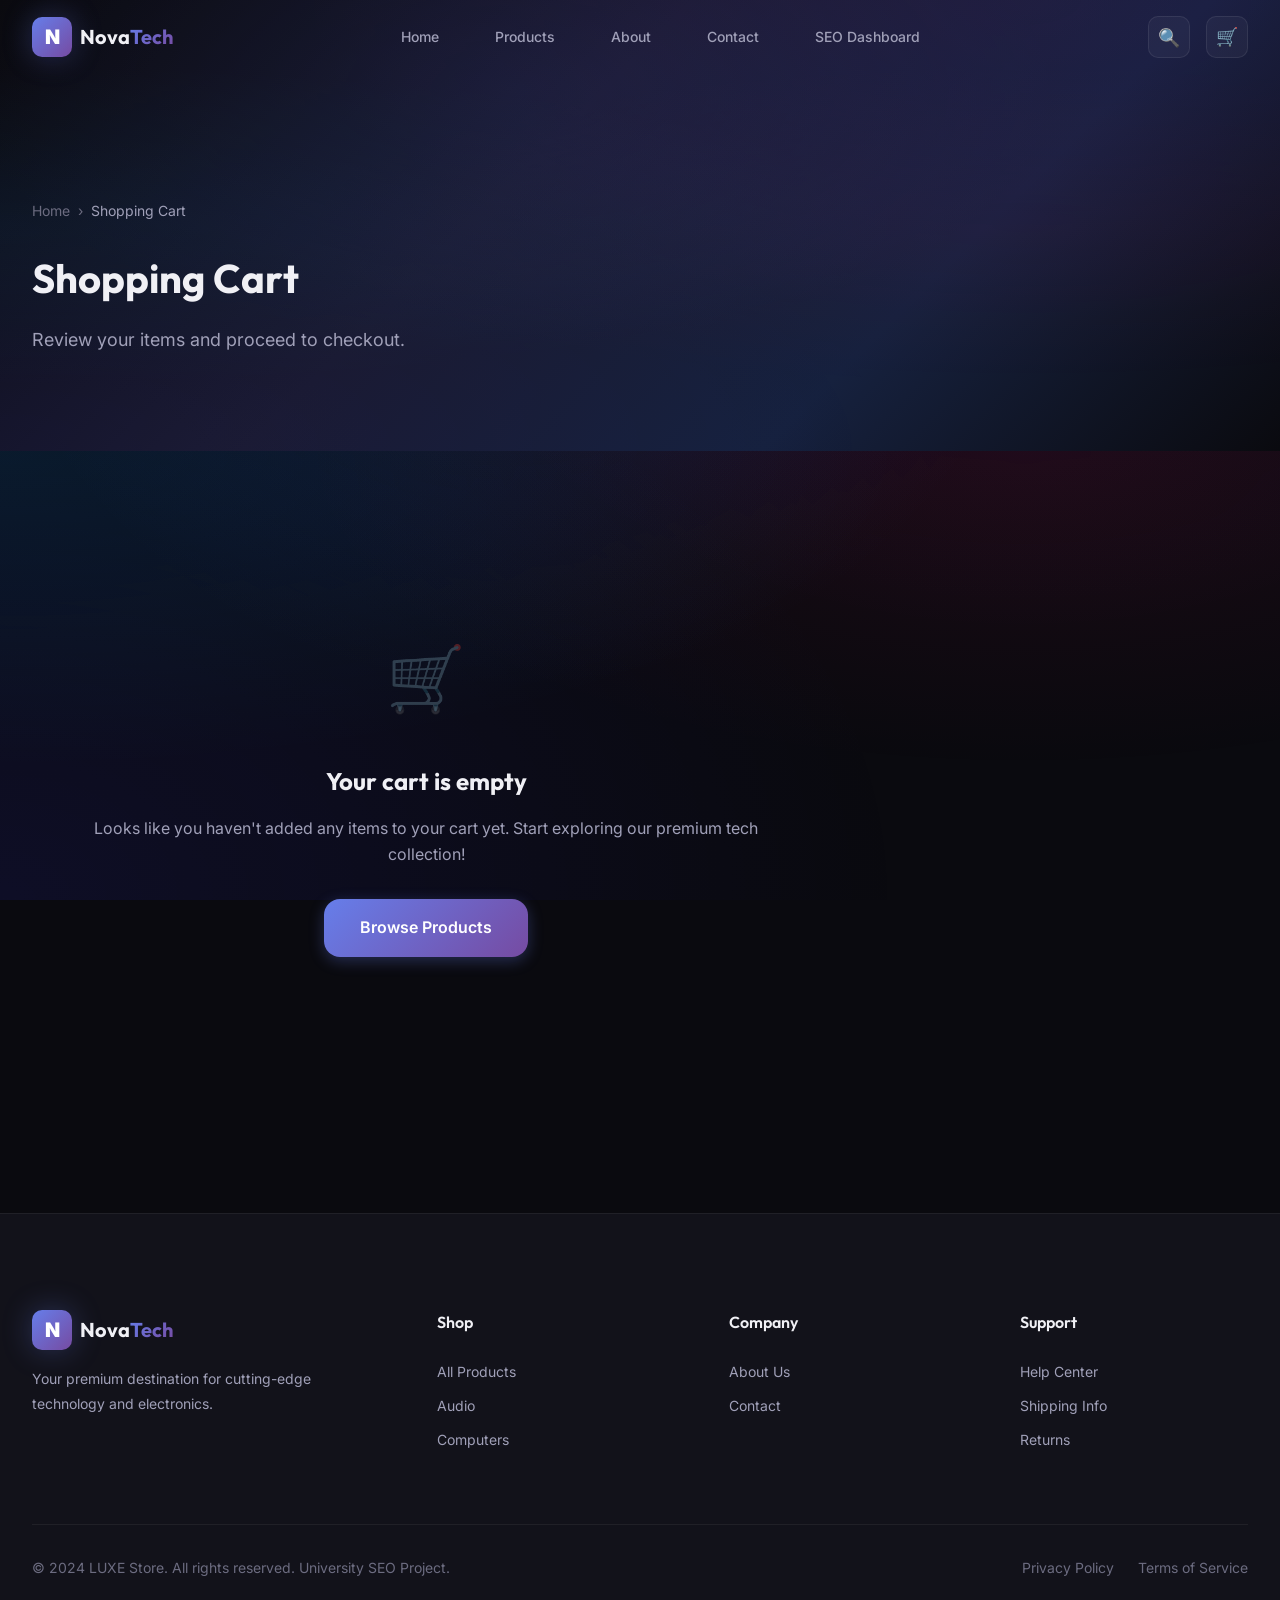
<file: cart.html>
<!DOCTYPE html>
<html lang="en">
<head>
    <meta charset="UTF-8">
    <meta name="viewport" content="width=device-width, initial-scale=1.0">

    <title>Shopping Cart — NovaTech | Review Your Order</title>
    <meta name="description" content="Review items in your shopping cart. Secure checkout with free shipping on orders over $100 at NovaTech.">
    <meta name="robots" content="noindex, follow">
    <link rel="canonical" href="https://novatech-store.com/cart.html">

    <meta property="og:type" content="website">
    <meta property="og:title" content="Shopping Cart — NovaTech">
    <meta property="og:description" content="Review your cart and checkout securely.">
    <meta property="og:url" content="https://novatech-store.com/cart.html">
    <meta property="og:site_name" content="NovaTech">

    <meta name="twitter:card" content="summary">
    <meta name="twitter:title" content="Shopping Cart — NovaTech">

    <link rel="icon" type="image/svg+xml" href="data:image/svg+xml,<svg xmlns='http://www.w3.org/2000/svg' viewBox='0 0 100 100'><rect rx='20' width='100' height='100' fill='%23667eea'/><text x='50' y='68' font-size='40' text-anchor='middle' fill='white' font-family='sans-serif' font-weight='900'>N</text></svg>">

    <link rel="stylesheet" href="css/style.css">
    <link rel="stylesheet" href="css/cart.css">
    <link rel="stylesheet" href="css/responsive.css">
</head>
<body>
    <div class="page-loader" id="pageLoader">
        <div class="page-loader-content">
            <div class="page-loader-logo">N</div>
            <div class="loader"></div>
        </div>
    </div>

    <nav class="navbar" id="navbar" role="navigation" aria-label="Main navigation">
        <div class="nav-container">
            <a href="index.html" class="nav-logo" aria-label="NovaTech Home">
                <div class="nav-logo-icon">N</div>
                <span class="nav-logo-text">Nova<span>Tech</span></span>
            </a>
            <div class="nav-links" id="navLinks">
                <a href="index.html">Home</a>
                <a href="products.html">Products</a>
                <a href="about.html">About</a>
                <a href="contact.html">Contact</a>
                <a href="seo-dashboard.html">SEO Dashboard</a>
            </div>
            <div class="nav-actions">
                <button class="nav-search-btn" id="searchBtn" aria-label="Search">🔍</button>
                <a href="cart.html" class="nav-cart-btn" aria-label="Shopping cart">
                    🛒
                    <span class="cart-count" id="cartCount" style="display:none;">0</span>
                </a>
                <div class="nav-hamburger" id="navHamburger" aria-label="Toggle menu">
                    <span></span><span></span><span></span>
                </div>
            </div>
        </div>
    </nav>

    <div class="search-modal" id="searchModal" role="dialog" aria-label="Search">
        <div class="search-modal-inner">
            <input type="text" class="search-modal-input" placeholder="Search products..." aria-label="Search">
            <div class="search-results" id="searchResults"></div>
        </div>
    </div>

    <main>
        <section class="page-hero" aria-label="Cart header">
            <div class="container">
                <nav class="breadcrumbs" aria-label="Breadcrumb">
                    <a href="index.html">Home</a>
                    <span class="separator">›</span>
                    <span class="current">Shopping Cart</span>
                </nav>
                <h1>Shopping Cart</h1>
                <p>Review your items and proceed to checkout.</p>
            </div>
        </section>

        <div class="container">
            <div class="cart-layout">
                <!-- Cart Items -->
                <div class="cart-items" id="cartItems">
                    <!-- Rendered by JS -->
                </div>

                <!-- Cart Summary -->
                <aside class="cart-summary" id="cartSummary">
                    <h2>Order Summary</h2>
                    <div class="cart-summary-row">
                        <span class="label">Items (<span id="cartItemCount">0</span>)</span>
                        <span class="value" id="cartSubtotal">$0.00</span>
                    </div>
                    <div class="cart-summary-row">
                        <span class="label">Shipping</span>
                        <span class="value" id="cartShipping">$0.00</span>
                    </div>
                    <div class="cart-summary-row">
                        <span class="label">Estimated Tax</span>
                        <span class="value" id="cartTax">$0.00</span>
                    </div>

                    <div class="promo-code">
                        <input type="text" id="promoInput" placeholder="Promo code" aria-label="Promo code">
                        <button class="btn btn-ghost btn-sm" onclick="applyPromo()">Apply</button>
                    </div>

                    <div class="cart-summary-total">
                        <span class="label">Total</span>
                        <span class="value" id="cartTotal">$0.00</span>
                    </div>

                    <button class="btn btn-primary btn-lg" onclick="checkout()" id="checkoutBtn">
                        Proceed to Checkout →
                    </button>

                    <div class="cart-security">
                        🔒 Secure checkout • SSL encrypted
                    </div>
                </aside>
            </div>
        </div>
    </main>

    <footer class="footer" role="contentinfo">
        <div class="container">
            <div class="footer-grid">
                <div class="footer-brand">
                    <a href="index.html" class="nav-logo">
                        <div class="nav-logo-icon">N</div>
                        <span class="nav-logo-text">Nova<span>Tech</span></span>
                    </a>
                    <p>Your premium destination for cutting-edge technology and electronics.</p>
                </div>
                <div class="footer-column">
                    <h4>Shop</h4>
                    <ul>
                        <li><a href="products.html">All Products</a></li>
                        <li><a href="products.html">Audio</a></li>
                        <li><a href="products.html">Computers</a></li>
                    </ul>
                </div>
                <div class="footer-column">
                    <h4>Company</h4>
                    <ul>
                        <li><a href="about.html">About Us</a></li>
                        <li><a href="contact.html">Contact</a></li>
                    </ul>
                </div>
                <div class="footer-column">
                    <h4>Support</h4>
                    <ul>
                        <li><a href="#">Help Center</a></li>
                        <li><a href="#">Shipping Info</a></li>
                        <li><a href="#">Returns</a></li>
                    </ul>
                </div>
            </div>
            <div class="footer-bottom">
                <p>© 2024 LUXE Store. All rights reserved. University SEO Project.</p>
                <div class="footer-bottom-links">
                    <a href="#">Privacy Policy</a>
                    <a href="#">Terms of Service</a>
                </div>
            </div>
        </div>
    </footer>

    <script src="js/products.js"></script>
    <script src="js/app.js"></script>
    <script src="js/cart.js"></script>
    <script src="js/animations.js"></script>
    <script src="js/schema.js"></script>
</body>
</html>
</file>
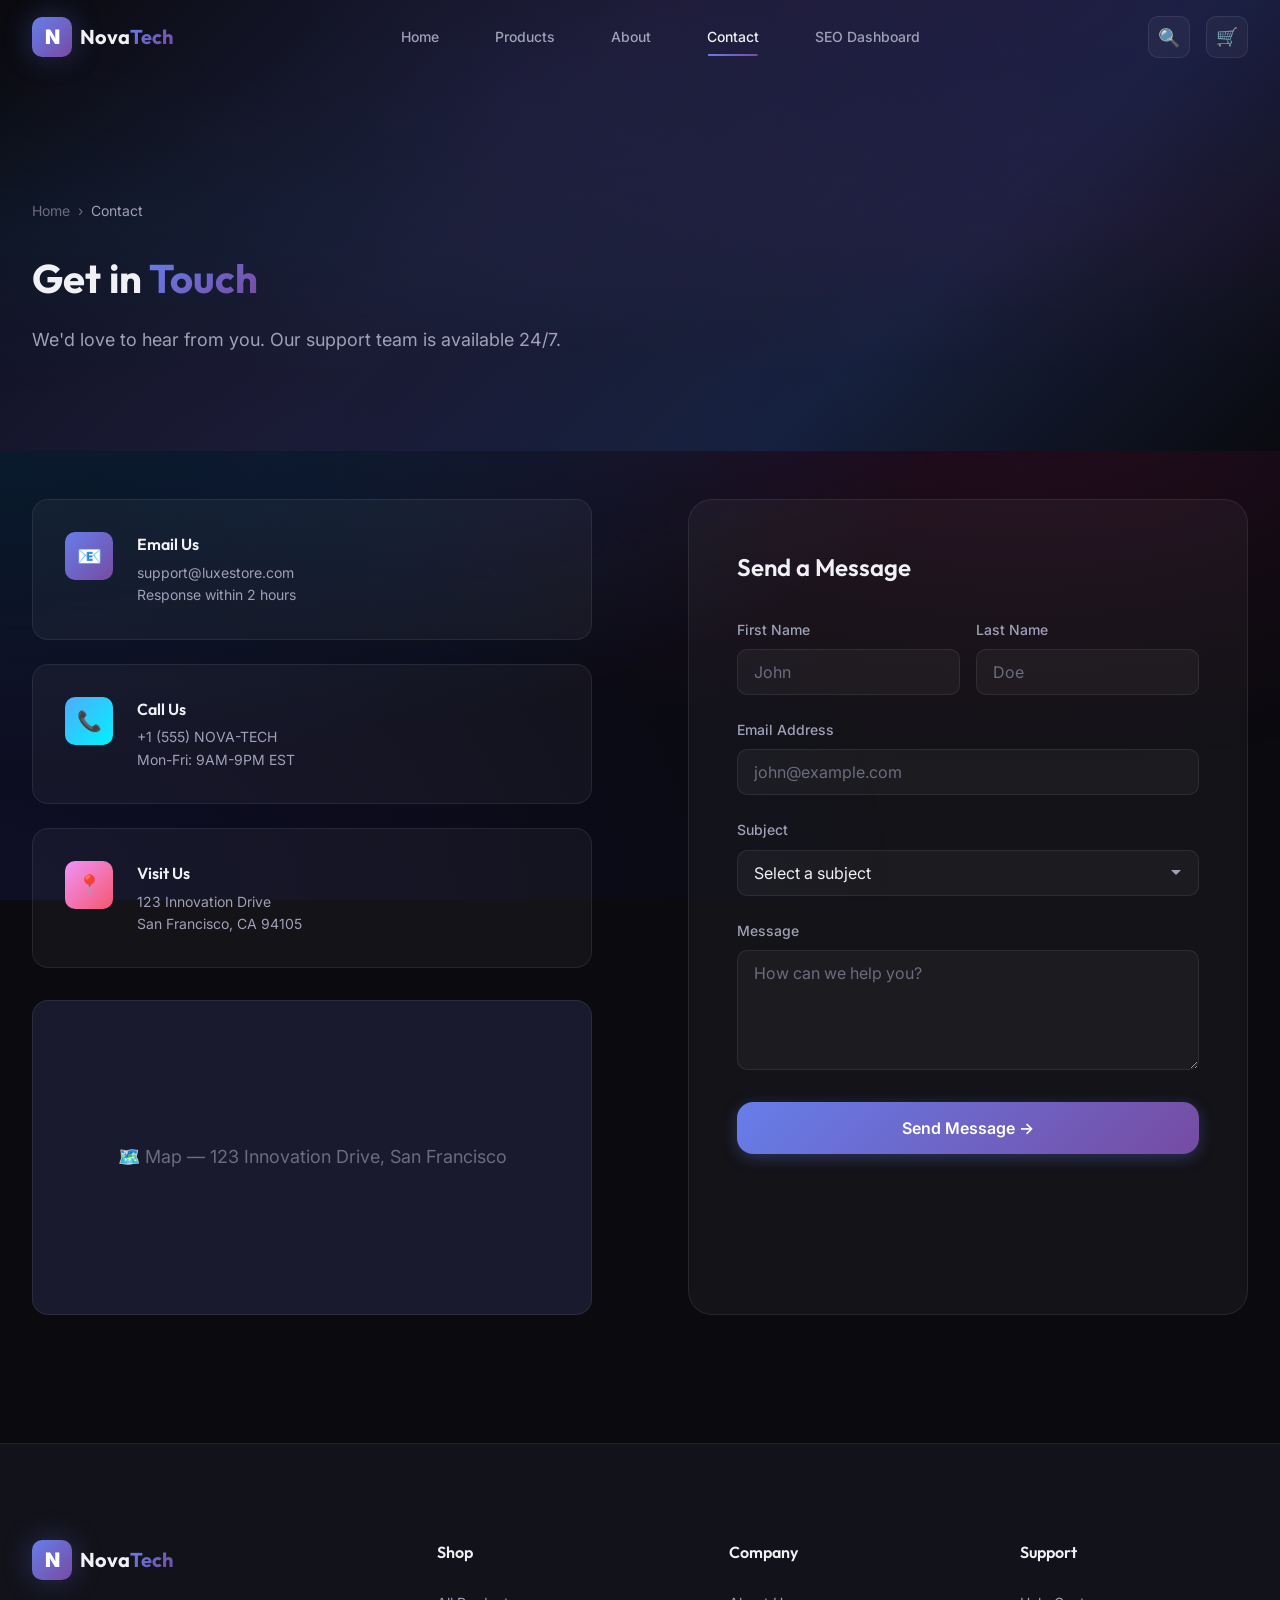
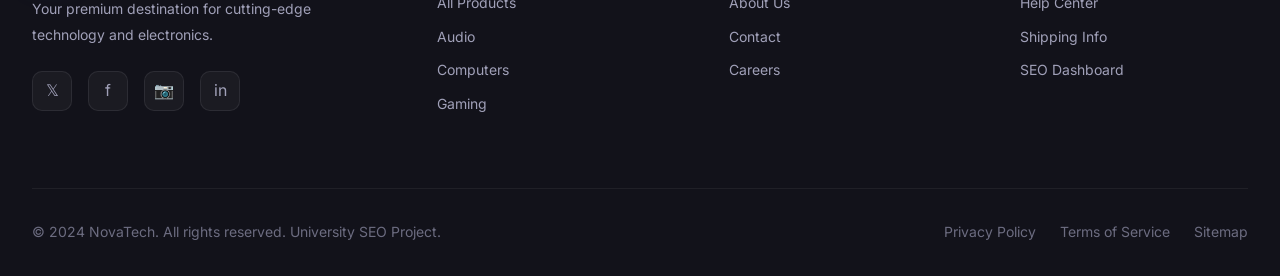
<file: contact.html>
<!DOCTYPE html>
<html lang="en">
<head>
    <meta charset="UTF-8">
    <meta name="viewport" content="width=device-width, initial-scale=1.0">

    <title>Contact Us — NovaTech | Get in Touch</title>
    <meta name="description" content="Have questions? Contact NovaTech via email, phone, or our contact form. Our support team is available 24/7 to help you.">
    <meta name="keywords" content="contact NovaTech, customer support, email, phone, help, get in touch">
    <meta name="robots" content="index, follow">
    <link rel="canonical" href="https://novatech-store.com/contact.html">

    <meta property="og:type" content="website">
    <meta property="og:title" content="Contact Us — NovaTech">
    <meta property="og:description" content="Get in touch with NovaTech customer support.">
    <meta property="og:url" content="https://novatech-store.com/contact.html">
    <meta property="og:site_name" content="NovaTech">

    <meta name="twitter:card" content="summary">
    <meta name="twitter:title" content="Contact Us — NovaTech">
    <meta name="twitter:description" content="Reach out to our 24/7 support team.">

    <link rel="icon" type="image/svg+xml" href="data:image/svg+xml,<svg xmlns='http://www.w3.org/2000/svg' viewBox='0 0 100 100'><rect rx='20' width='100' height='100' fill='%23667eea'/><text x='50' y='68' font-size='40' text-anchor='middle' fill='white' font-family='sans-serif' font-weight='900'>N</text></svg>">

    <link rel="stylesheet" href="css/style.css">
    <link rel="stylesheet" href="css/cart.css">
    <link rel="stylesheet" href="css/responsive.css">
</head>
<body>
    <div class="page-loader" id="pageLoader">
        <div class="page-loader-content">
            <div class="page-loader-logo">N</div>
            <div class="loader"></div>
        </div>
    </div>

    <nav class="navbar" id="navbar" role="navigation" aria-label="Main navigation">
        <div class="nav-container">
            <a href="index.html" class="nav-logo" aria-label="NovaTech Home">
                <div class="nav-logo-icon">N</div>
                <span class="nav-logo-text">Nova<span>Tech</span></span>
            </a>
            <div class="nav-links" id="navLinks">
                <a href="index.html">Home</a>
                <a href="products.html">Products</a>
                <a href="about.html">About</a>
                <a href="contact.html" class="active">Contact</a>
                <a href="seo-dashboard.html">SEO Dashboard</a>
            </div>
            <div class="nav-actions">
                <button class="nav-search-btn" id="searchBtn" aria-label="Search">🔍</button>
                <a href="cart.html" class="nav-cart-btn" aria-label="Shopping cart">
                    🛒
                    <span class="cart-count" id="cartCount" style="display:none;">0</span>
                </a>
                <div class="nav-hamburger" id="navHamburger" aria-label="Toggle menu">
                    <span></span><span></span><span></span>
                </div>
            </div>
        </div>
    </nav>

    <div class="search-modal" id="searchModal" role="dialog" aria-label="Search">
        <div class="search-modal-inner">
            <input type="text" class="search-modal-input" placeholder="Search products..." aria-label="Search">
            <div class="search-results" id="searchResults"></div>
        </div>
    </div>

    <main>
        <section class="page-hero" aria-label="Contact page header">
            <div class="container">
                <nav class="breadcrumbs" aria-label="Breadcrumb">
                    <a href="index.html">Home</a>
                    <span class="separator">›</span>
                    <span class="current">Contact</span>
                </nav>
                <h1>Get in <span class="text-gradient">Touch</span></h1>
                <p>We'd love to hear from you. Our support team is available 24/7.</p>
            </div>
        </section>

        <div class="container">
            <div class="contact-layout">
                <!-- Contact Info -->
                <div class="fade-in-left">
                    <div class="contact-info-cards">
                        <article class="contact-card">
                            <div class="contact-card-icon">📧</div>
                            <div>
                                <h3>Email Us</h3>
                                <p>support@luxestore.com</p>
                                <p>Response within 2 hours</p>
                            </div>
                        </article>
                        <article class="contact-card">
                            <div class="contact-card-icon">📞</div>
                            <div>
                                <h3>Call Us</h3>
                                <p>+1 (555) NOVA-TECH</p>
                                <p>Mon-Fri: 9AM-9PM EST</p>
                            </div>
                        </article>
                        <article class="contact-card">
                            <div class="contact-card-icon">📍</div>
                            <div>
                                <h3>Visit Us</h3>
                                <p>123 Innovation Drive</p>
                                <p>San Francisco, CA 94105</p>
                            </div>
                        </article>
                    </div>

                    <div class="contact-map">
                        🗺️ Map — 123 Innovation Drive, San Francisco
                    </div>
                </div>

                <!-- Contact Form -->
                <div class="contact-form-wrapper fade-in-right">
                    <h2>Send a Message</h2>
                    <form id="contactForm" onsubmit="event.preventDefault(); showToast('Message sent successfully! We\'ll get back to you soon.', 'success'); this.reset();">
                        <div class="form-row">
                            <div class="form-group">
                                <label class="form-label" for="firstName">First Name</label>
                                <input type="text" class="form-input" id="firstName" placeholder="John" required>
                            </div>
                            <div class="form-group">
                                <label class="form-label" for="lastName">Last Name</label>
                                <input type="text" class="form-input" id="lastName" placeholder="Doe" required>
                            </div>
                        </div>
                        <div class="form-group">
                            <label class="form-label" for="email">Email Address</label>
                            <input type="email" class="form-input" id="email" placeholder="john@example.com" required>
                        </div>
                        <div class="form-group">
                            <label class="form-label" for="subject">Subject</label>
                            <select class="form-input form-select" id="subject" required>
                                <option value="">Select a subject</option>
                                <option value="order">Order Inquiry</option>
                                <option value="product">Product Question</option>
                                <option value="return">Returns & Refunds</option>
                                <option value="technical">Technical Support</option>
                                <option value="other">Other</option>
                            </select>
                        </div>
                        <div class="form-group">
                            <label class="form-label" for="message">Message</label>
                            <textarea class="form-input" id="message" placeholder="How can we help you?" required></textarea>
                        </div>
                        <button type="submit" class="btn btn-primary btn-lg" style="width:100%;">
                            Send Message →
                        </button>
                    </form>
                </div>
            </div>
        </div>
    </main>

    <footer class="footer" role="contentinfo">
        <div class="container">
            <div class="footer-grid">
                <div class="footer-brand">
                    <a href="index.html" class="nav-logo">
                        <div class="nav-logo-icon">N</div>
                        <span class="nav-logo-text">Nova<span>Tech</span></span>
                    </a>
                    <p>Your premium destination for cutting-edge technology and electronics.</p>
                    <div class="footer-social">
                        <a href="#" aria-label="Twitter">𝕏</a>
                        <a href="#" aria-label="Facebook">f</a>
                        <a href="#" aria-label="Instagram">📷</a>
                        <a href="#" aria-label="LinkedIn">in</a>
                    </div>
                </div>
                <div class="footer-column">
                    <h4>Shop</h4>
                    <ul>
                        <li><a href="products.html">All Products</a></li>
                        <li><a href="products.html">Audio</a></li>
                        <li><a href="products.html">Computers</a></li>
                        <li><a href="products.html">Gaming</a></li>
                    </ul>
                </div>
                <div class="footer-column">
                    <h4>Company</h4>
                    <ul>
                        <li><a href="about.html">About Us</a></li>
                        <li><a href="contact.html">Contact</a></li>
                        <li><a href="#">Careers</a></li>
                    </ul>
                </div>
                <div class="footer-column">
                    <h4>Support</h4>
                    <ul>
                        <li><a href="#">Help Center</a></li>
                        <li><a href="#">Shipping Info</a></li>
                        <li><a href="seo-dashboard.html">SEO Dashboard</a></li>
                    </ul>
                </div>
            </div>
            <div class="footer-bottom">
                <p>© 2024 NovaTech. All rights reserved. University SEO Project.</p>
                <div class="footer-bottom-links">
                    <a href="#">Privacy Policy</a>
                    <a href="#">Terms of Service</a>
                    <a href="sitemap.xml">Sitemap</a>
                </div>
            </div>
        </div>
    </footer>

    <script src="js/products.js"></script>
    <script src="js/app.js"></script>
    <script src="js/animations.js"></script>
    <script src="js/schema.js"></script>
</body>
</html>
</file>
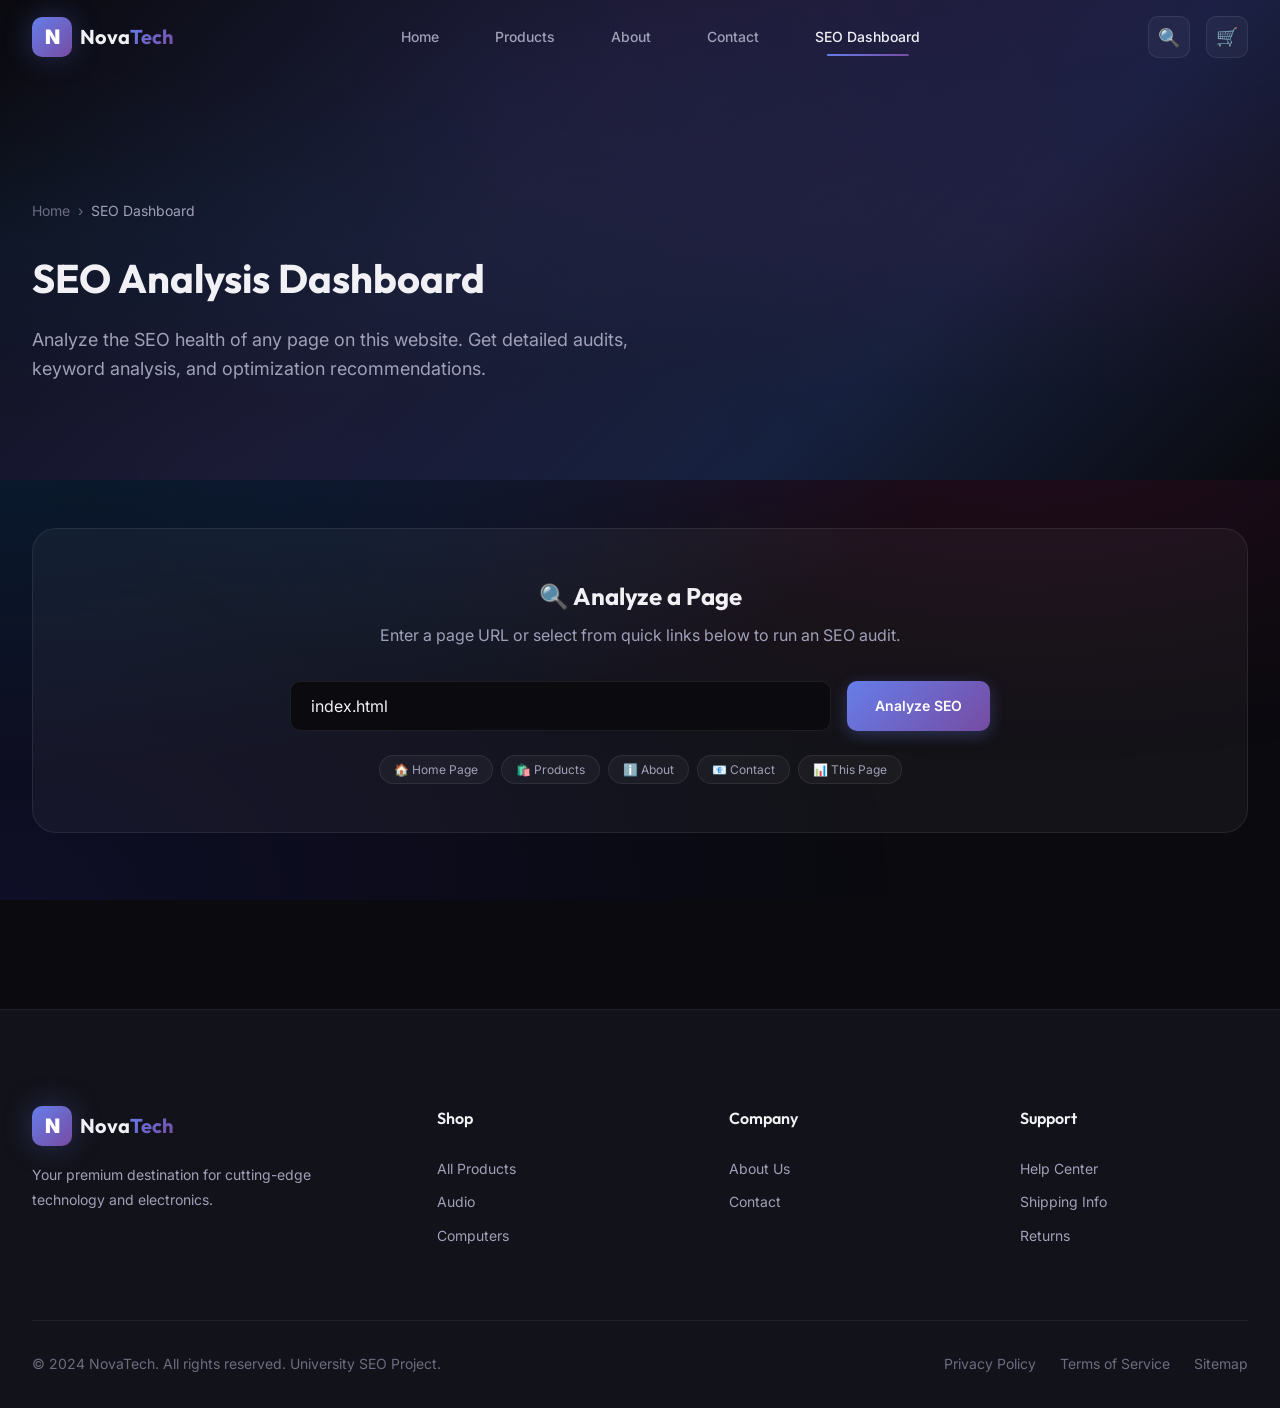
<file: seo-dashboard.html>
<!DOCTYPE html>
<html lang="en">
<head>
    <meta charset="UTF-8">
    <meta name="viewport" content="width=device-width, initial-scale=1.0">

    <title>SEO Dashboard — NovaTech | SEO Analysis & Audit Tool</title>
    <meta name="description" content="Analyze the SEO health of any page with our built-in SEO audit tool. Check meta tags, headings, keywords, structured data, Open Graph, and more.">
    <meta name="keywords" content="SEO analysis, SEO audit, meta tags checker, keyword density, structured data, Open Graph preview, SEO score">
    <meta name="robots" content="index, follow">
    <link rel="canonical" href="https://novatech-store.com/seo-dashboard.html">

    <meta property="og:type" content="website">
    <meta property="og:title" content="SEO Dashboard — NovaTech">
    <meta property="og:description" content="Built-in SEO audit tool to analyze page health.">
    <meta property="og:url" content="https://novatech-store.com/seo-dashboard.html">
    <meta property="og:site_name" content="NovaTech">

    <meta name="twitter:card" content="summary_large_image">
    <meta name="twitter:title" content="SEO Dashboard — NovaTech">
    <meta name="twitter:description" content="Analyze SEO health with our built-in audit tool.">

    <link rel="icon" type="image/svg+xml" href="data:image/svg+xml,<svg xmlns='http://www.w3.org/2000/svg' viewBox='0 0 100 100'><rect rx='20' width='100' height='100' fill='%23667eea'/><text x='50' y='68' font-size='40' text-anchor='middle' fill='white' font-family='sans-serif' font-weight='900'>N</text></svg>">

    <link rel="stylesheet" href="css/style.css">
    <link rel="stylesheet" href="css/dashboard.css">
    <link rel="stylesheet" href="css/responsive.css">
</head>
<body>
    <div class="page-loader" id="pageLoader">
        <div class="page-loader-content">
            <div class="page-loader-logo">N</div>
            <div class="loader"></div>
        </div>
    </div>

    <nav class="navbar" id="navbar" role="navigation" aria-label="Main navigation">
        <div class="nav-container">
            <a href="index.html" class="nav-logo" aria-label="NovaTech Home">
                <div class="nav-logo-icon">N</div>
                <span class="nav-logo-text">Nova<span>Tech</span></span>
            </a>
            <div class="nav-links" id="navLinks">
                <a href="index.html">Home</a>
                <a href="products.html">Products</a>
                <a href="about.html">About</a>
                <a href="contact.html">Contact</a>
                <a href="seo-dashboard.html" class="active">SEO Dashboard</a>
            </div>
            <div class="nav-actions">
                <button class="nav-search-btn" id="searchBtn" aria-label="Search">🔍</button>
                <a href="cart.html" class="nav-cart-btn" aria-label="Shopping cart">
                    🛒
                    <span class="cart-count" id="cartCount" style="display:none;">0</span>
                </a>
                <div class="nav-hamburger" id="navHamburger" aria-label="Toggle menu">
                    <span></span><span></span><span></span>
                </div>
            </div>
        </div>
    </nav>

    <div class="search-modal" id="searchModal" role="dialog" aria-label="Search">
        <div class="search-modal-inner">
            <input type="text" class="search-modal-input" placeholder="Search products..." aria-label="Search">
            <div class="search-results" id="searchResults"></div>
        </div>
    </div>

    <main>
        <section class="page-hero" aria-label="SEO Dashboard header">
            <div class="container">
                <nav class="breadcrumbs" aria-label="Breadcrumb">
                    <a href="index.html">Home</a>
                    <span class="separator">›</span>
                    <span class="current">SEO Dashboard</span>
                </nav>
                <h1>SEO Analysis Dashboard</h1>
                <p>Analyze the SEO health of any page on this website. Get detailed audits, keyword analysis, and optimization recommendations.</p>
            </div>
        </section>

        <div class="container">
            <div class="dashboard-layout">
                <!-- URL Input -->
                <div class="seo-input-section fade-in">
                    <h2>🔍 Analyze a Page</h2>
                    <p>Enter a page URL or select from quick links below to run an SEO audit.</p>
                    <form class="seo-url-form" id="seoAnalyzeForm">
                        <input type="text" id="seoUrlInput" placeholder="Enter page URL (e.g., index.html)" value="index.html" aria-label="Page URL to analyze">
                        <button type="submit" class="btn btn-primary">Analyze SEO</button>
                    </form>
                    <div class="quick-links">
                        <button class="quick-link" data-url="index.html">🏠 Home Page</button>
                        <button class="quick-link" data-url="products.html">🛍️ Products</button>
                        <button class="quick-link" data-url="about.html">ℹ️ About</button>
                        <button class="quick-link" data-url="contact.html">📧 Contact</button>
                        <button class="quick-link" data-url="seo-dashboard.html">📊 This Page</button>
                    </div>
                </div>

                <!-- Loading State -->
                <div class="dashboard-loading" id="dashboardLoading" style="display:none;">
                    <div class="loader"></div>
                    <p>Analyzing SEO health...</p>
                </div>

                <!-- Results -->
                <div class="dashboard-results" id="dashboardResults">
                    <!-- Score Overview -->
                    <div class="score-overview fade-in">
                        <div class="score-gauge" id="scoreGauge">
                            <!-- Rendered by JS -->
                        </div>
                        <div class="score-stats" id="scoreStats">
                            <!-- Rendered by JS -->
                        </div>
                    </div>

                    <!-- Audit Checklist -->
                    <div id="auditChecklist">
                        <!-- Rendered by JS -->
                    </div>

                    <!-- Keyword Analysis -->
                    <div class="keyword-section fade-in">
                        <h3>📊 Keyword Analysis</h3>
                        <div id="keywordAnalysis">
                            <!-- Rendered by JS -->
                        </div>
                    </div>

                    <!-- OG Preview -->
                    <div class="og-preview-section fade-in">
                        <h3>📱 Social Media Preview</h3>
                        <div id="ogPreview">
                            <!-- Rendered by JS -->
                        </div>
                    </div>

                    <!-- Sitemap Viewer -->
                    <div class="sitemap-section fade-in">
                        <h3>🗺️ XML Sitemap</h3>
                        <div class="sitemap-code">
<span class="tag">&lt;?xml version="1.0" encoding="UTF-8"?&gt;</span>
<span class="tag">&lt;urlset</span> <span class="attr">xmlns</span>=<span class="value">"http://www.sitemaps.org/schemas/sitemap/0.9"</span><span class="tag">&gt;</span>

  <span class="tag">&lt;url&gt;</span>
    <span class="tag">&lt;loc&gt;</span><span class="value">https://luxestore.com/</span><span class="tag">&lt;/loc&gt;</span>
    <span class="tag">&lt;lastmod&gt;</span><span class="value">2024-01-15</span><span class="tag">&lt;/lastmod&gt;</span>
    <span class="tag">&lt;changefreq&gt;</span><span class="value">daily</span><span class="tag">&lt;/changefreq&gt;</span>
    <span class="tag">&lt;priority&gt;</span><span class="value">1.0</span><span class="tag">&lt;/priority&gt;</span>
  <span class="tag">&lt;/url&gt;</span>

  <span class="tag">&lt;url&gt;</span>
    <span class="tag">&lt;loc&gt;</span><span class="value">https://luxestore.com/products.html</span><span class="tag">&lt;/loc&gt;</span>
    <span class="tag">&lt;lastmod&gt;</span><span class="value">2024-01-15</span><span class="tag">&lt;/lastmod&gt;</span>
    <span class="tag">&lt;changefreq&gt;</span><span class="value">daily</span><span class="tag">&lt;/changefreq&gt;</span>
    <span class="tag">&lt;priority&gt;</span><span class="value">0.9</span><span class="tag">&lt;/priority&gt;</span>
  <span class="tag">&lt;/url&gt;</span>

  <span class="tag">&lt;url&gt;</span>
    <span class="tag">&lt;loc&gt;</span><span class="value">https://luxestore.com/about.html</span><span class="tag">&lt;/loc&gt;</span>
    <span class="tag">&lt;lastmod&gt;</span><span class="value">2024-01-10</span><span class="tag">&lt;/lastmod&gt;</span>
    <span class="tag">&lt;changefreq&gt;</span><span class="value">monthly</span><span class="tag">&lt;/changefreq&gt;</span>
    <span class="tag">&lt;priority&gt;</span><span class="value">0.7</span><span class="tag">&lt;/priority&gt;</span>
  <span class="tag">&lt;/url&gt;</span>

  <span class="tag">&lt;url&gt;</span>
    <span class="tag">&lt;loc&gt;</span><span class="value">https://luxestore.com/contact.html</span><span class="tag">&lt;/loc&gt;</span>
    <span class="tag">&lt;lastmod&gt;</span><span class="value">2024-01-10</span><span class="tag">&lt;/lastmod&gt;</span>
    <span class="tag">&lt;changefreq&gt;</span><span class="value">monthly</span><span class="tag">&lt;/changefreq&gt;</span>
    <span class="tag">&lt;priority&gt;</span><span class="value">0.6</span><span class="tag">&lt;/priority&gt;</span>
  <span class="tag">&lt;/url&gt;</span>

  <span class="tag">&lt;url&gt;</span>
    <span class="tag">&lt;loc&gt;</span><span class="value">https://luxestore.com/seo-dashboard.html</span><span class="tag">&lt;/loc&gt;</span>
    <span class="tag">&lt;lastmod&gt;</span><span class="value">2024-01-15</span><span class="tag">&lt;/lastmod&gt;</span>
    <span class="tag">&lt;changefreq&gt;</span><span class="value">weekly</span><span class="tag">&lt;/changefreq&gt;</span>
    <span class="tag">&lt;priority&gt;</span><span class="value">0.5</span><span class="tag">&lt;/priority&gt;</span>
  <span class="tag">&lt;/url&gt;</span>

<span class="tag">&lt;/urlset&gt;</span>
                        </div>
                    </div>
                </div>
            </div>
        </div>
    </main>

    <footer class="footer" role="contentinfo">
        <div class="container">
            <div class="footer-grid">
                <div class="footer-brand">
                    <a href="index.html" class="nav-logo">
                        <div class="nav-logo-icon">N</div>
                        <span class="nav-logo-text">Nova<span>Tech</span></span>
                    </a>
                    <p>Your premium destination for cutting-edge technology and electronics.</p>
                </div>
                <div class="footer-column">
                    <h4>Shop</h4>
                    <ul>
                        <li><a href="products.html">All Products</a></li>
                        <li><a href="products.html">Audio</a></li>
                        <li><a href="products.html">Computers</a></li>
                    </ul>
                </div>
                <div class="footer-column">
                    <h4>Company</h4>
                    <ul>
                        <li><a href="about.html">About Us</a></li>
                        <li><a href="contact.html">Contact</a></li>
                    </ul>
                </div>
                <div class="footer-column">
                    <h4>Support</h4>
                    <ul>
                        <li><a href="#">Help Center</a></li>
                        <li><a href="#">Shipping Info</a></li>
                        <li><a href="#">Returns</a></li>
                    </ul>
                </div>
            </div>
            <div class="footer-bottom">
                <p>© 2024 NovaTech. All rights reserved. University SEO Project.</p>
                <div class="footer-bottom-links">
                    <a href="#">Privacy Policy</a>
                    <a href="#">Terms of Service</a>
                    <a href="sitemap.xml">Sitemap</a>
                </div>
            </div>
        </div>
    </footer>

    <script src="js/products.js"></script>
    <script src="js/app.js"></script>
    <script src="js/seo-analyzer.js"></script>
    <script src="js/animations.js"></script>
    <script src="js/schema.js"></script>
</body>
</html>
</file>
<file: css/style.css>
/* ============================================
   LUXE STORE — Global Design System
   Modern Dark Premium E-Commerce
   ============================================ */

/* Google Fonts */
@import url('https://fonts.googleapis.com/css2?family=Inter:wght@300;400;500;600;700;800;900&family=Outfit:wght@300;400;500;600;700;800;900&display=swap');

/* ============================================
   CSS Custom Properties (Design Tokens)
   ============================================ */
:root {
    /* Colors — Dark Theme */
    --bg-primary: #0a0a0f;
    --bg-secondary: #12121a;
    --bg-tertiary: #1a1a2e;
    --bg-card: rgba(255, 255, 255, 0.03);
    --bg-card-hover: rgba(255, 255, 255, 0.06);
    --bg-glass: rgba(255, 255, 255, 0.05);
    --bg-glass-strong: rgba(255, 255, 255, 0.08);

    /* Accent Gradients */
    --gradient-primary: linear-gradient(135deg, #667eea 0%, #764ba2 100%);
    --gradient-secondary: linear-gradient(135deg, #f093fb 0%, #f5576c 100%);
    --gradient-accent: linear-gradient(135deg, #4facfe 0%, #00f2fe 100%);
    --gradient-gold: linear-gradient(135deg, #f5af19 0%, #f12711 100%);
    --gradient-emerald: linear-gradient(135deg, #11998e 0%, #38ef7d 100%);
    --gradient-hero: linear-gradient(135deg, #0a0a0f 0%, #1a1a2e 40%, #16213e 70%, #0a0a0f 100%);
    --gradient-mesh: radial-gradient(at 40% 20%, hsla(228, 90%, 60%, 0.15) 0px, transparent 50%),
                     radial-gradient(at 80% 0%, hsla(290, 80%, 50%, 0.1) 0px, transparent 50%),
                     radial-gradient(at 0% 50%, hsla(200, 100%, 50%, 0.1) 0px, transparent 50%),
                     radial-gradient(at 80% 50%, hsla(340, 80%, 50%, 0.08) 0px, transparent 50%),
                     radial-gradient(at 0% 100%, hsla(240, 100%, 60%, 0.1) 0px, transparent 50%);

    /* Text Colors */
    --text-primary: #f0f0f5;
    --text-secondary: #a0a0b8;
    --text-muted: #6c6c80;
    --text-accent: #667eea;
    --text-gradient: linear-gradient(135deg, #667eea, #764ba2);

    /* Accent Colors */
    --accent-blue: #667eea;
    --accent-purple: #764ba2;
    --accent-pink: #f093fb;
    --accent-cyan: #00f2fe;
    --accent-green: #38ef7d;
    --accent-orange: #f5af19;
    --accent-red: #f5576c;

    /* Borders */
    --border-subtle: rgba(255, 255, 255, 0.06);
    --border-light: rgba(255, 255, 255, 0.1);
    --border-accent: rgba(102, 126, 234, 0.3);

    /* Glass Effect */
    --glass-bg: rgba(255, 255, 255, 0.04);
    --glass-border: rgba(255, 255, 255, 0.08);
    --glass-shadow: 0 8px 32px rgba(0, 0, 0, 0.3);
    --glass-blur: blur(20px);

    /* Shadows */
    --shadow-sm: 0 2px 8px rgba(0, 0, 0, 0.2);
    --shadow-md: 0 4px 16px rgba(0, 0, 0, 0.3);
    --shadow-lg: 0 8px 32px rgba(0, 0, 0, 0.4);
    --shadow-xl: 0 16px 64px rgba(0, 0, 0, 0.5);
    --shadow-glow-blue: 0 0 30px rgba(102, 126, 234, 0.3);
    --shadow-glow-purple: 0 0 30px rgba(118, 75, 162, 0.3);

    /* Typography */
    --font-primary: 'Inter', -apple-system, BlinkMacSystemFont, sans-serif;
    --font-display: 'Outfit', 'Inter', sans-serif;

    --fs-xs: 0.75rem;
    --fs-sm: 0.875rem;
    --fs-base: 1rem;
    --fs-lg: 1.125rem;
    --fs-xl: 1.25rem;
    --fs-2xl: 1.5rem;
    --fs-3xl: 2rem;
    --fs-4xl: 2.5rem;
    --fs-5xl: 3.5rem;
    --fs-6xl: 4.5rem;

    --fw-light: 300;
    --fw-regular: 400;
    --fw-medium: 500;
    --fw-semibold: 600;
    --fw-bold: 700;
    --fw-extrabold: 800;
    --fw-black: 900;

    /* Spacing */
    --space-xs: 0.25rem;
    --space-sm: 0.5rem;
    --space-md: 1rem;
    --space-lg: 1.5rem;
    --space-xl: 2rem;
    --space-2xl: 3rem;
    --space-3xl: 4rem;
    --space-4xl: 6rem;
    --space-5xl: 8rem;

    /* Border Radius */
    --radius-sm: 6px;
    --radius-md: 10px;
    --radius-lg: 16px;
    --radius-xl: 24px;
    --radius-full: 9999px;

    /* Transitions */
    --transition-fast: 0.15s ease;
    --transition-base: 0.3s ease;
    --transition-slow: 0.5s ease;
    --transition-bounce: 0.4s cubic-bezier(0.34, 1.56, 0.64, 1);

    /* Z-Index */
    --z-dropdown: 100;
    --z-sticky: 200;
    --z-navbar: 300;
    --z-modal-backdrop: 400;
    --z-modal: 500;
    --z-toast: 600;

    /* Container */
    --container-max: 1280px;
    --container-wide: 1440px;
    --container-narrow: 960px;
}

/* ============================================
   CSS Reset & Base Styles
   ============================================ */
*, *::before, *::after {
    margin: 0;
    padding: 0;
    box-sizing: border-box;
}

html {
    scroll-behavior: smooth;
    font-size: 16px;
    -webkit-font-smoothing: antialiased;
    -moz-osx-font-smoothing: grayscale;
}

body {
    font-family: var(--font-primary);
    background-color: var(--bg-primary);
    color: var(--text-primary);
    line-height: 1.6;
    overflow-x: hidden;
    min-height: 100vh;
}

body::before {
    content: '';
    position: fixed;
    inset: 0;
    background: var(--gradient-mesh);
    pointer-events: none;
    z-index: 0;
}

img {
    max-width: 100%;
    height: auto;
    display: block;
}

a {
    color: var(--accent-blue);
    text-decoration: none;
    transition: color var(--transition-base);
}

a:hover {
    color: var(--accent-purple);
}

ul, ol {
    list-style: none;
}

button {
    cursor: pointer;
    border: none;
    background: none;
    font-family: inherit;
    color: inherit;
}

input, textarea, select {
    font-family: inherit;
    font-size: inherit;
    color: inherit;
    background: transparent;
    border: none;
    outline: none;
}

/* ============================================
   Scrollbar Styling
   ============================================ */
::-webkit-scrollbar {
    width: 8px;
}

::-webkit-scrollbar-track {
    background: var(--bg-primary);
}

::-webkit-scrollbar-thumb {
    background: var(--bg-tertiary);
    border-radius: var(--radius-full);
}

::-webkit-scrollbar-thumb:hover {
    background: var(--accent-blue);
}

/* ============================================
   Layout Utilities
   ============================================ */
.container {
    width: 100%;
    max-width: var(--container-max);
    margin: 0 auto;
    padding: 0 var(--space-xl);
    position: relative;
    z-index: 1;
}

.container-wide {
    max-width: var(--container-wide);
}

.container-narrow {
    max-width: var(--container-narrow);
}

.section {
    padding: var(--space-5xl) 0;
    position: relative;
}

.section-header {
    text-align: center;
    margin-bottom: var(--space-4xl);
}

.section-header h2 {
    font-family: var(--font-display);
    font-size: var(--fs-4xl);
    font-weight: var(--fw-bold);
    margin-bottom: var(--space-md);
    background: var(--text-gradient);
    -webkit-background-clip: text;
    -webkit-text-fill-color: transparent;
    background-clip: text;
}

.section-header p {
    color: var(--text-secondary);
    font-size: var(--fs-lg);
    max-width: 600px;
    margin: 0 auto;
}

/* ============================================
   Navigation
   ============================================ */
.navbar {
    position: fixed;
    top: 0;
    left: 0;
    right: 0;
    z-index: var(--z-navbar);
    padding: var(--space-md) 0;
    transition: all var(--transition-base);
    background: transparent;
}

.navbar.scrolled {
    background: rgba(10, 10, 15, 0.85);
    backdrop-filter: var(--glass-blur);
    -webkit-backdrop-filter: var(--glass-blur);
    border-bottom: 1px solid var(--border-subtle);
    padding: var(--space-sm) 0;
}

.nav-container {
    max-width: var(--container-wide);
    margin: 0 auto;
    padding: 0 var(--space-xl);
    display: flex;
    align-items: center;
    justify-content: space-between;
}

.nav-logo {
    display: flex;
    align-items: center;
    gap: var(--space-sm);
    text-decoration: none;
}

.nav-logo-icon {
    width: 40px;
    height: 40px;
    border-radius: var(--radius-md);
    background: var(--gradient-primary);
    display: flex;
    align-items: center;
    justify-content: center;
    font-size: var(--fs-xl);
    font-weight: var(--fw-black);
    color: white;
    box-shadow: var(--shadow-glow-blue);
}

.nav-logo-text {
    font-family: var(--font-display);
    font-size: var(--fs-xl);
    font-weight: var(--fw-bold);
    color: var(--text-primary);
}

.nav-logo-text span {
    background: var(--gradient-primary);
    -webkit-background-clip: text;
    -webkit-text-fill-color: transparent;
    background-clip: text;
}

.nav-links {
    display: flex;
    align-items: center;
    gap: var(--space-lg);
}

.nav-links a {
    color: var(--text-secondary);
    font-size: var(--fs-sm);
    font-weight: var(--fw-medium);
    text-decoration: none;
    padding: var(--space-sm) var(--space-md);
    border-radius: var(--radius-sm);
    transition: all var(--transition-base);
    position: relative;
}

.nav-links a::after {
    content: '';
    position: absolute;
    bottom: 0;
    left: 50%;
    width: 0;
    height: 2px;
    background: var(--gradient-primary);
    transition: all var(--transition-base);
    transform: translateX(-50%);
    border-radius: var(--radius-full);
}

.nav-links a:hover,
.nav-links a.active {
    color: var(--text-primary);
}

.nav-links a:hover::after,
.nav-links a.active::after {
    width: 60%;
}

.nav-actions {
    display: flex;
    align-items: center;
    gap: var(--space-md);
}

.nav-search-btn,
.nav-cart-btn {
    position: relative;
    width: 42px;
    height: 42px;
    border-radius: var(--radius-md);
    background: var(--glass-bg);
    border: 1px solid var(--glass-border);
    display: flex;
    align-items: center;
    justify-content: center;
    transition: all var(--transition-base);
    color: var(--text-secondary);
    font-size: var(--fs-lg);
}

.nav-search-btn:hover,
.nav-cart-btn:hover {
    background: var(--bg-glass-strong);
    color: var(--text-primary);
    border-color: var(--border-accent);
    transform: translateY(-2px);
    box-shadow: var(--shadow-glow-blue);
}

.cart-count {
    position: absolute;
    top: -4px;
    right: -4px;
    width: 20px;
    height: 20px;
    border-radius: var(--radius-full);
    background: var(--gradient-secondary);
    color: white;
    font-size: var(--fs-xs);
    font-weight: var(--fw-bold);
    display: flex;
    align-items: center;
    justify-content: center;
    box-shadow: 0 2px 8px rgba(245, 87, 108, 0.4);
}

.nav-hamburger {
    display: none;
    flex-direction: column;
    gap: 5px;
    cursor: pointer;
    padding: var(--space-sm);
}

.nav-hamburger span {
    width: 24px;
    height: 2px;
    background: var(--text-primary);
    border-radius: var(--radius-full);
    transition: all var(--transition-base);
}

.nav-hamburger.active span:nth-child(1) {
    transform: rotate(45deg) translate(5px, 5px);
}

.nav-hamburger.active span:nth-child(2) {
    opacity: 0;
}

.nav-hamburger.active span:nth-child(3) {
    transform: rotate(-45deg) translate(5px, -5px);
}

/* ============================================
   Buttons
   ============================================ */
.btn {
    display: inline-flex;
    align-items: center;
    justify-content: center;
    gap: var(--space-sm);
    padding: 12px 28px;
    border-radius: var(--radius-md);
    font-size: var(--fs-sm);
    font-weight: var(--fw-semibold);
    text-decoration: none;
    transition: all var(--transition-base);
    position: relative;
    overflow: hidden;
    white-space: nowrap;
}

.btn::before {
    content: '';
    position: absolute;
    inset: 0;
    background: linear-gradient(135deg, rgba(255,255,255,0.1), transparent);
    opacity: 0;
    transition: opacity var(--transition-base);
}

.btn:hover::before {
    opacity: 1;
}

.btn-primary {
    background: var(--gradient-primary);
    color: white;
    box-shadow: 0 4px 15px rgba(102, 126, 234, 0.3);
}

.btn-primary:hover {
    transform: translateY(-2px);
    box-shadow: 0 8px 25px rgba(102, 126, 234, 0.5);
    color: white;
}

.btn-secondary {
    background: var(--glass-bg);
    color: var(--text-primary);
    border: 1px solid var(--glass-border);
    backdrop-filter: var(--glass-blur);
}

.btn-secondary:hover {
    background: var(--bg-glass-strong);
    border-color: var(--border-accent);
    transform: translateY(-2px);
    color: var(--text-primary);
}

.btn-accent {
    background: var(--gradient-accent);
    color: #0a0a0f;
    font-weight: var(--fw-bold);
}

.btn-accent:hover {
    transform: translateY(-2px);
    box-shadow: 0 8px 25px rgba(79, 172, 254, 0.4);
    color: #0a0a0f;
}

.btn-ghost {
    background: transparent;
    color: var(--text-secondary);
    border: 1px solid var(--border-light);
}

.btn-ghost:hover {
    color: var(--text-primary);
    border-color: var(--border-accent);
    background: var(--glass-bg);
}

.btn-lg {
    padding: 16px 36px;
    font-size: var(--fs-base);
    border-radius: var(--radius-lg);
}

.btn-sm {
    padding: 8px 18px;
    font-size: var(--fs-xs);
}

.btn-icon {
    width: 44px;
    height: 44px;
    padding: 0;
    border-radius: var(--radius-md);
}

/* ============================================
   Cards
   ============================================ */
.glass-card {
    background: var(--glass-bg);
    backdrop-filter: var(--glass-blur);
    -webkit-backdrop-filter: var(--glass-blur);
    border: 1px solid var(--glass-border);
    border-radius: var(--radius-lg);
    padding: var(--space-xl);
    transition: all var(--transition-base);
}

.glass-card:hover {
    background: var(--bg-card-hover);
    border-color: var(--border-accent);
    transform: translateY(-4px);
    box-shadow: var(--shadow-lg);
}

/* ============================================
   Product Cards
   ============================================ */
.product-card {
    background: var(--glass-bg);
    backdrop-filter: var(--glass-blur);
    -webkit-backdrop-filter: var(--glass-blur);
    border: 1px solid var(--glass-border);
    border-radius: var(--radius-lg);
    overflow: hidden;
    transition: all var(--transition-base);
    position: relative;
    display: flex;
    flex-direction: column;
}

.product-card:hover {
    transform: translateY(-8px);
    box-shadow: var(--shadow-xl), var(--shadow-glow-blue);
    border-color: var(--border-accent);
}

.product-card-image {
    position: relative;
    aspect-ratio: 1;
    overflow: hidden;
    background: var(--bg-tertiary);
}

.product-card-image img {
    width: 100%;
    height: 100%;
    object-fit: cover;
    transition: transform var(--transition-slow);
}

.product-card:hover .product-card-image img {
    transform: scale(1.08);
}

.product-card-badge {
    position: absolute;
    top: var(--space-md);
    left: var(--space-md);
    padding: 4px 12px;
    border-radius: var(--radius-full);
    font-size: var(--fs-xs);
    font-weight: var(--fw-bold);
    text-transform: uppercase;
    letter-spacing: 0.05em;
    z-index: 2;
}

.badge-new {
    background: var(--gradient-accent);
    color: #0a0a0f;
}

.badge-sale {
    background: var(--gradient-secondary);
    color: white;
}

.badge-hot {
    background: var(--gradient-gold);
    color: white;
}

.product-card-actions {
    position: absolute;
    top: var(--space-md);
    right: var(--space-md);
    display: flex;
    flex-direction: column;
    gap: var(--space-sm);
    opacity: 0;
    transform: translateX(10px);
    transition: all var(--transition-base);
    z-index: 2;
}

.product-card:hover .product-card-actions {
    opacity: 1;
    transform: translateX(0);
}

.product-card-actions button {
    width: 36px;
    height: 36px;
    border-radius: var(--radius-md);
    background: rgba(10, 10, 15, 0.8);
    backdrop-filter: blur(10px);
    border: 1px solid var(--glass-border);
    display: flex;
    align-items: center;
    justify-content: center;
    color: var(--text-secondary);
    font-size: var(--fs-sm);
    transition: all var(--transition-base);
}

.product-card-actions button:hover {
    background: var(--gradient-primary);
    color: white;
    border-color: transparent;
}

.product-card-body {
    padding: var(--space-lg);
    display: flex;
    flex-direction: column;
    gap: var(--space-sm);
    flex: 1;
}

.product-card-category {
    font-size: var(--fs-xs);
    color: var(--accent-blue);
    text-transform: uppercase;
    letter-spacing: 0.1em;
    font-weight: var(--fw-semibold);
}

.product-card-title {
    font-family: var(--font-display);
    font-size: var(--fs-lg);
    font-weight: var(--fw-semibold);
    color: var(--text-primary);
    line-height: 1.3;
}

.product-card-title a {
    color: inherit;
    text-decoration: none;
}

.product-card-title a:hover {
    color: var(--accent-blue);
}

.product-card-rating {
    display: flex;
    align-items: center;
    gap: var(--space-sm);
}

.stars {
    display: flex;
    gap: 2px;
    color: var(--accent-orange);
    font-size: var(--fs-sm);
}

.rating-count {
    font-size: var(--fs-xs);
    color: var(--text-muted);
}

.product-card-price {
    display: flex;
    align-items: center;
    gap: var(--space-sm);
    margin-top: auto;
    padding-top: var(--space-sm);
}

.price-current {
    font-family: var(--font-display);
    font-size: var(--fs-xl);
    font-weight: var(--fw-bold);
    color: var(--text-primary);
}

.price-original {
    font-size: var(--fs-sm);
    color: var(--text-muted);
    text-decoration: line-through;
}

.price-discount {
    font-size: var(--fs-xs);
    font-weight: var(--fw-bold);
    color: var(--accent-green);
    background: rgba(56, 239, 125, 0.1);
    padding: 2px 8px;
    border-radius: var(--radius-full);
}

.product-card-footer {
    padding: 0 var(--space-lg) var(--space-lg);
}

.product-card-footer .btn {
    width: 100%;
}

/* ============================================
   Forms
   ============================================ */
.form-group {
    margin-bottom: var(--space-lg);
}

.form-label {
    display: block;
    font-size: var(--fs-sm);
    font-weight: var(--fw-medium);
    color: var(--text-secondary);
    margin-bottom: var(--space-sm);
}

.form-input {
    width: 100%;
    padding: 12px 16px;
    background: var(--glass-bg);
    border: 1px solid var(--glass-border);
    border-radius: var(--radius-md);
    color: var(--text-primary);
    font-size: var(--fs-base);
    transition: all var(--transition-base);
}

.form-input:focus {
    border-color: var(--accent-blue);
    background: var(--bg-glass-strong);
    box-shadow: 0 0 0 3px rgba(102, 126, 234, 0.15);
}

.form-input::placeholder {
    color: var(--text-muted);
}

textarea.form-input {
    resize: vertical;
    min-height: 120px;
}

.form-select {
    appearance: none;
    background-image: url("data:image/svg+xml,%3Csvg xmlns='http://www.w3.org/2000/svg' width='12' height='12' viewBox='0 0 12 12'%3E%3Cpath fill='%23a0a0b8' d='M6 8L1 3h10z'/%3E%3C/svg%3E");
    background-repeat: no-repeat;
    background-position: right 16px center;
    padding-right: 40px;
}

/* ============================================
   Footer
   ============================================ */
.footer {
    background: var(--bg-secondary);
    border-top: 1px solid var(--border-subtle);
    padding: var(--space-4xl) 0 var(--space-xl);
    position: relative;
    z-index: 1;
}

.footer-grid {
    display: grid;
    grid-template-columns: 1.5fr repeat(3, 1fr);
    gap: var(--space-3xl);
    margin-bottom: var(--space-3xl);
}

.footer-brand p {
    color: var(--text-secondary);
    font-size: var(--fs-sm);
    line-height: 1.8;
    margin-top: var(--space-md);
    max-width: 300px;
}

.footer-social {
    display: flex;
    gap: var(--space-md);
    margin-top: var(--space-lg);
}

.footer-social a {
    width: 40px;
    height: 40px;
    border-radius: var(--radius-md);
    background: var(--glass-bg);
    border: 1px solid var(--glass-border);
    display: flex;
    align-items: center;
    justify-content: center;
    color: var(--text-secondary);
    transition: all var(--transition-base);
}

.footer-social a:hover {
    background: var(--gradient-primary);
    color: white;
    border-color: transparent;
    transform: translateY(-3px);
}

.footer-column h4 {
    font-family: var(--font-display);
    font-size: var(--fs-base);
    font-weight: var(--fw-semibold);
    color: var(--text-primary);
    margin-bottom: var(--space-lg);
}

.footer-column ul li {
    margin-bottom: var(--space-sm);
}

.footer-column ul li a {
    color: var(--text-secondary);
    font-size: var(--fs-sm);
    transition: all var(--transition-base);
}

.footer-column ul li a:hover {
    color: var(--accent-blue);
    padding-left: var(--space-sm);
}

.footer-bottom {
    border-top: 1px solid var(--border-subtle);
    padding-top: var(--space-xl);
    display: flex;
    align-items: center;
    justify-content: space-between;
    flex-wrap: wrap;
    gap: var(--space-md);
}

.footer-bottom p {
    color: var(--text-muted);
    font-size: var(--fs-sm);
}

.footer-bottom-links {
    display: flex;
    gap: var(--space-lg);
}

.footer-bottom-links a {
    color: var(--text-muted);
    font-size: var(--fs-sm);
}

.footer-bottom-links a:hover {
    color: var(--accent-blue);
}

/* ============================================
   Breadcrumbs
   ============================================ */
.breadcrumbs {
    display: flex;
    align-items: center;
    gap: var(--space-sm);
    padding: var(--space-lg) 0;
    font-size: var(--fs-sm);
}

.breadcrumbs a {
    color: var(--text-muted);
}

.breadcrumbs a:hover {
    color: var(--accent-blue);
}

.breadcrumbs .separator {
    color: var(--text-muted);
}

.breadcrumbs .current {
    color: var(--text-secondary);
}

/* ============================================
   Toast Notifications
   ============================================ */
.toast-container {
    position: fixed;
    top: 80px;
    right: 20px;
    z-index: var(--z-toast);
    display: flex;
    flex-direction: column;
    gap: var(--space-sm);
}

.toast {
    background: var(--bg-secondary);
    border: 1px solid var(--glass-border);
    border-radius: var(--radius-md);
    padding: var(--space-md) var(--space-lg);
    display: flex;
    align-items: center;
    gap: var(--space-md);
    box-shadow: var(--shadow-lg);
    animation: toastSlideIn 0.4s var(--transition-bounce);
    backdrop-filter: var(--glass-blur);
    min-width: 300px;
}

.toast-success {
    border-left: 3px solid var(--accent-green);
}

.toast-error {
    border-left: 3px solid var(--accent-red);
}

.toast-info {
    border-left: 3px solid var(--accent-blue);
}

.toast-icon {
    font-size: var(--fs-xl);
}

.toast-message {
    font-size: var(--fs-sm);
    color: var(--text-secondary);
}

.toast-close {
    margin-left: auto;
    color: var(--text-muted);
    font-size: var(--fs-lg);
    cursor: pointer;
    transition: color var(--transition-fast);
}

.toast-close:hover {
    color: var(--text-primary);
}

@keyframes toastSlideIn {
    from {
        opacity: 0;
        transform: translateX(100px);
    }
    to {
        opacity: 1;
        transform: translateX(0);
    }
}

.toast-exit {
    animation: toastSlideOut 0.3s ease forwards;
}

@keyframes toastSlideOut {
    to {
        opacity: 0;
        transform: translateX(100px);
    }
}

/* ============================================
   Loading Spinner
   ============================================ */
.loader {
    width: 40px;
    height: 40px;
    border: 3px solid var(--bg-tertiary);
    border-top-color: var(--accent-blue);
    border-radius: 50%;
    animation: spin 0.8s linear infinite;
}

@keyframes spin {
    to { transform: rotate(360deg); }
}

/* Page loader overlay */
.page-loader {
    position: fixed;
    inset: 0;
    background: var(--bg-primary);
    display: flex;
    align-items: center;
    justify-content: center;
    z-index: 9999;
    transition: opacity 0.5s ease;
}

.page-loader.hidden {
    opacity: 0;
    pointer-events: none;
}

.page-loader-content {
    display: flex;
    flex-direction: column;
    align-items: center;
    gap: var(--space-lg);
}

.page-loader-logo {
    width: 60px;
    height: 60px;
    border-radius: var(--radius-lg);
    background: var(--gradient-primary);
    display: flex;
    align-items: center;
    justify-content: center;
    font-size: var(--fs-2xl);
    font-weight: var(--fw-black);
    color: white;
    animation: pulse 1.5s ease infinite;
}

@keyframes pulse {
    0%, 100% { transform: scale(1); box-shadow: 0 0 0 0 rgba(102, 126, 234, 0.4); }
    50% { transform: scale(1.05); box-shadow: 0 0 30px 10px rgba(102, 126, 234, 0); }
}

/* ============================================
   Animations
   ============================================ */
.fade-in {
    opacity: 0;
    transform: translateY(30px);
    transition: opacity 0.6s ease, transform 0.6s ease;
}

.fade-in.visible {
    opacity: 1;
    transform: translateY(0);
}

.fade-in-left {
    opacity: 0;
    transform: translateX(-30px);
    transition: opacity 0.6s ease, transform 0.6s ease;
}

.fade-in-left.visible {
    opacity: 1;
    transform: translateX(0);
}

.fade-in-right {
    opacity: 0;
    transform: translateX(30px);
    transition: opacity 0.6s ease, transform 0.6s ease;
}

.fade-in-right.visible {
    opacity: 1;
    transform: translateX(0);
}

.scale-in {
    opacity: 0;
    transform: scale(0.9);
    transition: opacity 0.5s ease, transform 0.5s ease;
}

.scale-in.visible {
    opacity: 1;
    transform: scale(1);
}

/* Stagger children animations */
.stagger-children > * {
    opacity: 0;
    transform: translateY(20px);
    transition: opacity 0.4s ease, transform 0.4s ease;
}

.stagger-children.visible > *:nth-child(1) { transition-delay: 0.05s; }
.stagger-children.visible > *:nth-child(2) { transition-delay: 0.1s; }
.stagger-children.visible > *:nth-child(3) { transition-delay: 0.15s; }
.stagger-children.visible > *:nth-child(4) { transition-delay: 0.2s; }
.stagger-children.visible > *:nth-child(5) { transition-delay: 0.25s; }
.stagger-children.visible > *:nth-child(6) { transition-delay: 0.3s; }
.stagger-children.visible > *:nth-child(7) { transition-delay: 0.35s; }
.stagger-children.visible > *:nth-child(8) { transition-delay: 0.4s; }

.stagger-children.visible > * {
    opacity: 1;
    transform: translateY(0);
}

/* Floating animation */
@keyframes float {
    0%, 100% { transform: translateY(0); }
    50% { transform: translateY(-10px); }
}

.floating {
    animation: float 3s ease infinite;
}

/* Glow pulse */
@keyframes glowPulse {
    0%, 100% { box-shadow: 0 0 20px rgba(102, 126, 234, 0.2); }
    50% { box-shadow: 0 0 40px rgba(102, 126, 234, 0.5); }
}

/* Gradient shift */
@keyframes gradientShift {
    0% { background-position: 0% 50%; }
    50% { background-position: 100% 50%; }
    100% { background-position: 0% 50%; }
}

.gradient-animate {
    background-size: 200% 200%;
    animation: gradientShift 5s ease infinite;
}

/* ============================================
   Page Hero / Banner
   ============================================ */
.page-hero {
    padding: calc(80px + var(--space-4xl)) 0 var(--space-4xl);
    background: var(--gradient-hero);
    position: relative;
    overflow: hidden;
}

.page-hero::before {
    content: '';
    position: absolute;
    inset: 0;
    background: var(--gradient-mesh);
    opacity: 0.5;
}

.page-hero .container {
    position: relative;
    z-index: 2;
}

.page-hero h1 {
    font-family: var(--font-display);
    font-size: var(--fs-4xl);
    font-weight: var(--fw-bold);
    margin-bottom: var(--space-md);
}

.page-hero p {
    color: var(--text-secondary);
    font-size: var(--fs-lg);
    max-width: 600px;
}

/* ============================================
   Utility Classes
   ============================================ */
.text-center { text-align: center; }
.text-gradient {
    background: var(--text-gradient);
    -webkit-background-clip: text;
    -webkit-text-fill-color: transparent;
    background-clip: text;
}

.flex { display: flex; }
.flex-col { flex-direction: column; }
.items-center { align-items: center; }
.justify-center { justify-content: center; }
.justify-between { justify-content: space-between; }
.gap-sm { gap: var(--space-sm); }
.gap-md { gap: var(--space-md); }
.gap-lg { gap: var(--space-lg); }
.gap-xl { gap: var(--space-xl); }

.grid { display: grid; }
.grid-2 { grid-template-columns: repeat(2, 1fr); }
.grid-3 { grid-template-columns: repeat(3, 1fr); }
.grid-4 { grid-template-columns: repeat(4, 1fr); }

.mt-sm { margin-top: var(--space-sm); }
.mt-md { margin-top: var(--space-md); }
.mt-lg { margin-top: var(--space-lg); }
.mt-xl { margin-top: var(--space-xl); }
.mb-md { margin-bottom: var(--space-md); }
.mb-lg { margin-bottom: var(--space-lg); }

.visually-hidden {
    position: absolute;
    width: 1px;
    height: 1px;
    padding: 0;
    margin: -1px;
    overflow: hidden;
    clip: rect(0, 0, 0, 0);
    border: 0;
}

/* Search Modal */
.search-modal {
    position: fixed;
    inset: 0;
    background: rgba(10, 10, 15, 0.9);
    backdrop-filter: blur(30px);
    z-index: var(--z-modal);
    display: flex;
    align-items: flex-start;
    justify-content: center;
    padding-top: 15vh;
    opacity: 0;
    pointer-events: none;
    transition: opacity var(--transition-base);
}

.search-modal.active {
    opacity: 1;
    pointer-events: all;
}

.search-modal-inner {
    width: 100%;
    max-width: 640px;
    padding: 0 var(--space-xl);
}

.search-modal-input {
    width: 100%;
    padding: var(--space-lg) var(--space-xl);
    background: var(--glass-bg);
    border: 1px solid var(--glass-border);
    border-radius: var(--radius-xl);
    color: var(--text-primary);
    font-size: var(--fs-2xl);
    font-family: var(--font-display);
}

.search-modal-input:focus {
    border-color: var(--accent-blue);
    box-shadow: var(--shadow-glow-blue);
}

.search-results {
    margin-top: var(--space-lg);
    max-height: 50vh;
    overflow-y: auto;
}

.search-result-item {
    display: flex;
    align-items: center;
    gap: var(--space-md);
    padding: var(--space-md) var(--space-lg);
    border-radius: var(--radius-md);
    transition: background var(--transition-fast);
    cursor: pointer;
}

.search-result-item:hover {
    background: var(--glass-bg);
}

.search-result-item img {
    width: 48px;
    height: 48px;
    border-radius: var(--radius-sm);
    object-fit: cover;
}
</file>
<file: css/cart.css>
/* ============================================
   Cart Page Styles
   ============================================ */

.cart-layout {
    display: grid;
    grid-template-columns: 1fr 380px;
    gap: var(--space-2xl);
    padding: var(--space-2xl) 0 var(--space-5xl);
}

/* Cart Items */
.cart-items {
    display: flex;
    flex-direction: column;
    gap: var(--space-md);
}

.cart-empty {
    text-align: center;
    padding: var(--space-5xl) var(--space-xl);
}

.cart-empty-icon {
    font-size: 4rem;
    margin-bottom: var(--space-xl);
    opacity: 0.3;
}

.cart-empty h2 {
    font-family: var(--font-display);
    font-size: var(--fs-2xl);
    margin-bottom: var(--space-md);
}

.cart-empty p {
    color: var(--text-secondary);
    margin-bottom: var(--space-xl);
}

.cart-item {
    display: grid;
    grid-template-columns: 100px 1fr auto auto;
    gap: var(--space-lg);
    align-items: center;
    padding: var(--space-lg);
    background: var(--glass-bg);
    border: 1px solid var(--glass-border);
    border-radius: var(--radius-lg);
    transition: all var(--transition-base);
}

.cart-item:hover {
    background: var(--bg-card-hover);
    border-color: var(--border-accent);
}

.cart-item-image {
    width: 100px;
    height: 100px;
    border-radius: var(--radius-md);
    overflow: hidden;
    background: var(--bg-tertiary);
}

.cart-item-image img {
    width: 100%;
    height: 100%;
    object-fit: cover;
}

.cart-item-info h3 {
    font-family: var(--font-display);
    font-size: var(--fs-base);
    font-weight: var(--fw-semibold);
    margin-bottom: var(--space-xs);
}

.cart-item-info h3 a {
    color: var(--text-primary);
    text-decoration: none;
}

.cart-item-info h3 a:hover {
    color: var(--accent-blue);
}

.cart-item-meta {
    font-size: var(--fs-xs);
    color: var(--text-muted);
    display: flex;
    gap: var(--space-md);
    margin-top: var(--space-xs);
}

.cart-item-price {
    font-family: var(--font-display);
    font-size: var(--fs-lg);
    font-weight: var(--fw-bold);
    color: var(--text-primary);
    white-space: nowrap;
}

.cart-item-remove {
    width: 36px;
    height: 36px;
    border-radius: var(--radius-sm);
    background: var(--glass-bg);
    border: 1px solid var(--glass-border);
    display: flex;
    align-items: center;
    justify-content: center;
    color: var(--text-muted);
    transition: all var(--transition-fast);
}

.cart-item-remove:hover {
    background: rgba(245, 87, 108, 0.1);
    border-color: var(--accent-red);
    color: var(--accent-red);
}

/* Cart Summary */
.cart-summary {
    position: sticky;
    top: 100px;
    height: fit-content;
    background: var(--glass-bg);
    border: 1px solid var(--glass-border);
    border-radius: var(--radius-xl);
    padding: var(--space-2xl);
    backdrop-filter: var(--glass-blur);
}

.cart-summary h2 {
    font-family: var(--font-display);
    font-size: var(--fs-xl);
    font-weight: var(--fw-semibold);
    margin-bottom: var(--space-xl);
    padding-bottom: var(--space-md);
    border-bottom: 1px solid var(--border-subtle);
}

.cart-summary-row {
    display: flex;
    justify-content: space-between;
    align-items: center;
    padding: var(--space-sm) 0;
    font-size: var(--fs-sm);
}

.cart-summary-row .label {
    color: var(--text-secondary);
}

.cart-summary-row .value {
    font-weight: var(--fw-medium);
}

.cart-summary-row.discount .value {
    color: var(--accent-green);
}

.cart-summary-total {
    display: flex;
    justify-content: space-between;
    align-items: center;
    padding: var(--space-lg) 0;
    margin-top: var(--space-md);
    border-top: 1px solid var(--border-subtle);
}

.cart-summary-total .label {
    font-size: var(--fs-lg);
    font-weight: var(--fw-semibold);
}

.cart-summary-total .value {
    font-family: var(--font-display);
    font-size: var(--fs-2xl);
    font-weight: var(--fw-bold);
    background: var(--gradient-primary);
    -webkit-background-clip: text;
    -webkit-text-fill-color: transparent;
    background-clip: text;
}

.promo-code {
    display: flex;
    gap: var(--space-sm);
    margin: var(--space-lg) 0;
}

.promo-code input {
    flex: 1;
    padding: 10px 14px;
    background: var(--bg-primary);
    border: 1px solid var(--glass-border);
    border-radius: var(--radius-sm);
    color: var(--text-primary);
    font-size: var(--fs-sm);
}

.promo-code input:focus {
    border-color: var(--accent-blue);
}

.cart-summary .btn {
    width: 100%;
    margin-top: var(--space-md);
}

.cart-security {
    display: flex;
    align-items: center;
    justify-content: center;
    gap: var(--space-sm);
    margin-top: var(--space-lg);
    font-size: var(--fs-xs);
    color: var(--text-muted);
}

/* About Page */
.about-story {
    display: grid;
    grid-template-columns: 1fr 1fr;
    gap: var(--space-4xl);
    align-items: center;
    padding: var(--space-4xl) 0;
}

.about-story-text h2 {
    font-family: var(--font-display);
    font-size: var(--fs-3xl);
    font-weight: var(--fw-bold);
    margin-bottom: var(--space-lg);
}

.about-story-text p {
    color: var(--text-secondary);
    line-height: 1.8;
    margin-bottom: var(--space-md);
}

.about-story-image {
    border-radius: var(--radius-xl);
    overflow: hidden;
    aspect-ratio: 4/3;
    background: var(--bg-tertiary);
}

.about-story-image img {
    width: 100%;
    height: 100%;
    object-fit: cover;
}

.about-values {
    display: grid;
    grid-template-columns: repeat(3, 1fr);
    gap: var(--space-lg);
}

.value-card {
    text-align: center;
    padding: var(--space-2xl);
    background: var(--glass-bg);
    border: 1px solid var(--glass-border);
    border-radius: var(--radius-lg);
    transition: all var(--transition-base);
}

.value-card:hover {
    transform: translateY(-4px);
    background: var(--bg-card-hover);
}

.value-icon {
    font-size: var(--fs-4xl);
    margin-bottom: var(--space-lg);
}

.value-card h3 {
    font-family: var(--font-display);
    font-size: var(--fs-xl);
    font-weight: var(--fw-semibold);
    margin-bottom: var(--space-sm);
}

.value-card p {
    color: var(--text-secondary);
    font-size: var(--fs-sm);
    line-height: 1.7;
}

/* Team */
.team-grid {
    display: grid;
    grid-template-columns: repeat(4, 1fr);
    gap: var(--space-lg);
}

.team-card {
    text-align: center;
    padding: var(--space-xl);
    background: var(--glass-bg);
    border: 1px solid var(--glass-border);
    border-radius: var(--radius-lg);
    transition: all var(--transition-base);
}

.team-card:hover {
    transform: translateY(-4px);
    background: var(--bg-card-hover);
}

.team-avatar {
    width: 80px;
    height: 80px;
    border-radius: var(--radius-full);
    margin: 0 auto var(--space-lg);
    background: var(--gradient-primary);
    display: flex;
    align-items: center;
    justify-content: center;
    font-size: var(--fs-2xl);
    font-weight: var(--fw-bold);
    color: white;
}

.team-card:nth-child(2) .team-avatar { background: var(--gradient-accent); }
.team-card:nth-child(3) .team-avatar { background: var(--gradient-secondary); }
.team-card:nth-child(4) .team-avatar { background: var(--gradient-emerald); }

.team-card h3 {
    font-family: var(--font-display);
    font-weight: var(--fw-semibold);
    margin-bottom: var(--space-xs);
}

.team-card .role {
    font-size: var(--fs-sm);
    color: var(--accent-blue);
    margin-bottom: var(--space-sm);
}

.team-card p {
    font-size: var(--fs-xs);
    color: var(--text-muted);
}

/* Contact Page */
.contact-layout {
    display: grid;
    grid-template-columns: 1fr 1fr;
    gap: var(--space-4xl);
    padding: var(--space-2xl) 0 var(--space-5xl);
}

.contact-info-cards {
    display: flex;
    flex-direction: column;
    gap: var(--space-lg);
}

.contact-card {
    display: flex;
    align-items: flex-start;
    gap: var(--space-lg);
    padding: var(--space-xl);
    background: var(--glass-bg);
    border: 1px solid var(--glass-border);
    border-radius: var(--radius-lg);
    transition: all var(--transition-base);
}

.contact-card:hover {
    background: var(--bg-card-hover);
    transform: translateX(4px);
}

.contact-card-icon {
    width: 48px;
    height: 48px;
    border-radius: var(--radius-md);
    background: var(--gradient-primary);
    display: flex;
    align-items: center;
    justify-content: center;
    font-size: var(--fs-xl);
    flex-shrink: 0;
}

.contact-card:nth-child(2) .contact-card-icon { background: var(--gradient-accent); }
.contact-card:nth-child(3) .contact-card-icon { background: var(--gradient-secondary); }

.contact-card h3 {
    font-family: var(--font-display);
    font-size: var(--fs-base);
    font-weight: var(--fw-semibold);
    margin-bottom: var(--space-xs);
}

.contact-card p {
    font-size: var(--fs-sm);
    color: var(--text-secondary);
    line-height: 1.6;
}

.contact-map {
    margin-top: var(--space-xl);
    border-radius: var(--radius-lg);
    overflow: hidden;
    aspect-ratio: 16/9;
    background: var(--bg-tertiary);
    border: 1px solid var(--glass-border);
    display: flex;
    align-items: center;
    justify-content: center;
    font-size: var(--fs-lg);
    color: var(--text-muted);
}

.contact-form-wrapper {
    background: var(--glass-bg);
    border: 1px solid var(--glass-border);
    border-radius: var(--radius-xl);
    padding: var(--space-2xl);
}

.contact-form-wrapper h2 {
    font-family: var(--font-display);
    font-size: var(--fs-2xl);
    font-weight: var(--fw-semibold);
    margin-bottom: var(--space-xl);
}

.form-row {
    display: grid;
    grid-template-columns: 1fr 1fr;
    gap: var(--space-md);
}
</file>
<file: css/responsive.css>
/* ============================================
   Responsive Design — Media Queries
   ============================================ */

/* Tablet Landscape (≤1200px) */
@media (max-width: 1200px) {
    :root {
        --fs-6xl: 3.5rem;
        --fs-5xl: 2.8rem;
    }

    .hero-content {
        gap: var(--space-2xl);
    }

    .categories-grid {
        grid-template-columns: repeat(2, 1fr);
    }

    .products-grid {
        grid-template-columns: repeat(3, 1fr);
    }

    .footer-grid {
        grid-template-columns: 1.5fr repeat(2, 1fr);
    }

    .footer-column:last-child {
        grid-column: 1 / -1;
    }

    .score-overview {
        grid-template-columns: 1fr;
    }

    .score-stats {
        grid-template-columns: repeat(4, 1fr);
    }
}

/* Tablet Portrait (≤992px) */
@media (max-width: 992px) {
    :root {
        --fs-6xl: 3rem;
        --fs-5xl: 2.5rem;
        --fs-4xl: 2rem;
    }

    .hero-content {
        grid-template-columns: 1fr;
        text-align: center;
    }

    .hero-text {
        max-width: 100%;
    }

    .hero-description {
        max-width: 100%;
        margin: 0 auto var(--space-2xl);
    }

    .hero-buttons {
        justify-content: center;
    }

    .hero-stats {
        justify-content: center;
    }

    .hero-visual {
        order: -1;
    }

    .hero-product-showcase {
        max-width: 400px;
        margin: 0 auto;
    }

    .products-page-layout {
        grid-template-columns: 1fr;
    }

    .filters-sidebar {
        position: static;
        display: grid;
        grid-template-columns: repeat(3, 1fr);
        gap: var(--space-md);
    }

    .filter-group {
        border-bottom: none;
        padding-bottom: 0;
        padding: var(--space-md);
        background: var(--glass-bg);
        border: 1px solid var(--glass-border);
        border-radius: var(--radius-md);
    }

    .catalog-grid {
        grid-template-columns: repeat(2, 1fr);
    }

    .product-detail-layout {
        grid-template-columns: 1fr;
    }

    .product-gallery {
        position: static;
    }

    .cart-layout {
        grid-template-columns: 1fr;
    }

    .cart-summary {
        position: static;
    }

    .about-story {
        grid-template-columns: 1fr;
    }

    .about-values {
        grid-template-columns: repeat(2, 1fr);
    }

    .team-grid {
        grid-template-columns: repeat(2, 1fr);
    }

    .contact-layout {
        grid-template-columns: 1fr;
    }

    .features-grid {
        grid-template-columns: repeat(2, 1fr);
    }

    .testimonials-slider {
        grid-template-columns: repeat(2, 1fr);
    }

    .footer-grid {
        grid-template-columns: repeat(2, 1fr);
    }

    .audit-grid {
        grid-template-columns: 1fr;
    }

    .score-stats {
        grid-template-columns: repeat(2, 1fr);
    }

    /* Mobile Nav */
    .nav-links {
        position: fixed;
        top: 0;
        left: 0;
        right: 0;
        bottom: 0;
        background: rgba(10, 10, 15, 0.98);
        backdrop-filter: blur(30px);
        flex-direction: column;
        align-items: center;
        justify-content: center;
        gap: var(--space-xl);
        opacity: 0;
        pointer-events: none;
        transition: opacity var(--transition-base);
        z-index: var(--z-modal);
    }

    .nav-links.active {
        opacity: 1;
        pointer-events: all;
    }

    .nav-links a {
        font-size: var(--fs-xl);
    }

    .nav-hamburger {
        display: flex;
        z-index: calc(var(--z-modal) + 1);
    }
}

/* Mobile Large (≤768px) */
@media (max-width: 768px) {
    :root {
        --fs-6xl: 2.5rem;
        --fs-5xl: 2rem;
        --fs-4xl: 1.75rem;
        --fs-3xl: 1.5rem;
    }

    .container {
        padding: 0 var(--space-md);
    }

    .section {
        padding: var(--space-3xl) 0;
    }

    .products-grid {
        grid-template-columns: repeat(2, 1fr);
    }

    .categories-grid {
        grid-template-columns: repeat(2, 1fr);
    }

    .features-grid {
        grid-template-columns: 1fr;
    }

    .testimonials-slider {
        grid-template-columns: 1fr;
    }

    .newsletter {
        padding: var(--space-2xl);
    }

    .newsletter-form {
        flex-direction: column;
    }

    .brands-grid {
        flex-wrap: wrap;
        justify-content: center;
    }

    .filters-sidebar {
        grid-template-columns: 1fr 1fr;
    }

    .cart-item {
        grid-template-columns: 80px 1fr;
        gap: var(--space-md);
    }

    .cart-item-price,
    .cart-item-remove {
        grid-column: 2;
    }

    .product-features {
        grid-template-columns: 1fr;
    }

    .product-actions {
        flex-direction: column;
    }

    .hero-stats {
        gap: var(--space-xl);
    }

    .footer-grid {
        grid-template-columns: 1fr;
    }

    .footer-bottom {
        flex-direction: column;
        text-align: center;
    }

    .about-values {
        grid-template-columns: 1fr;
    }

    .team-grid {
        grid-template-columns: 1fr 1fr;
    }

    .seo-url-form {
        flex-direction: column;
    }

    .form-row {
        grid-template-columns: 1fr;
    }

    .og-preview-card {
        max-width: 100%;
    }
}

/* Mobile Small (≤480px) */
@media (max-width: 480px) {
    :root {
        --fs-6xl: 2rem;
        --fs-5xl: 1.75rem;
        --fs-4xl: 1.5rem;
    }

    .products-grid {
        grid-template-columns: 1fr;
    }

    .categories-grid {
        grid-template-columns: 1fr;
    }

    .hero-stats {
        flex-direction: column;
        gap: var(--space-md);
        align-items: center;
    }

    .hero-floating-badge {
        display: none;
    }

    .catalog-grid {
        grid-template-columns: 1fr;
    }

    .filters-sidebar {
        grid-template-columns: 1fr;
    }

    .team-grid {
        grid-template-columns: 1fr;
    }

    .score-stats {
        grid-template-columns: 1fr;
    }

    .products-toolbar {
        flex-direction: column;
        align-items: stretch;
    }

    .nav-actions {
        gap: var(--space-sm);
    }
}
</file>
<file: css/dashboard.css>
/* ============================================
   SEO Dashboard Page Styles
   ============================================ */

/* Dashboard Layout */
.dashboard-layout {
    padding: var(--space-2xl) 0 var(--space-5xl);
}

/* SEO Input Section */
.seo-input-section {
    background: var(--glass-bg);
    border: 1px solid var(--glass-border);
    border-radius: var(--radius-xl);
    padding: var(--space-2xl);
    margin-bottom: var(--space-2xl);
    text-align: center;
}

.seo-input-section h2 {
    font-family: var(--font-display);
    font-size: var(--fs-2xl);
    font-weight: var(--fw-bold);
    margin-bottom: var(--space-sm);
}

.seo-input-section p {
    color: var(--text-secondary);
    margin-bottom: var(--space-xl);
}

.seo-url-form {
    display: flex;
    gap: var(--space-md);
    max-width: 700px;
    margin: 0 auto;
}

.seo-url-form input {
    flex: 1;
    padding: 14px 20px;
    background: var(--bg-primary);
    border: 1px solid var(--glass-border);
    border-radius: var(--radius-md);
    color: var(--text-primary);
    font-size: var(--fs-base);
}

.seo-url-form input:focus {
    border-color: var(--accent-blue);
    box-shadow: 0 0 0 3px rgba(102, 126, 234, 0.15);
}

.quick-links {
    display: flex;
    gap: var(--space-sm);
    justify-content: center;
    margin-top: var(--space-lg);
    flex-wrap: wrap;
}

.quick-link {
    padding: 6px 14px;
    background: var(--glass-bg);
    border: 1px solid var(--glass-border);
    border-radius: var(--radius-full);
    font-size: var(--fs-xs);
    color: var(--text-secondary);
    cursor: pointer;
    transition: all var(--transition-fast);
}

.quick-link:hover {
    border-color: var(--border-accent);
    color: var(--accent-blue);
}

/* Score Overview */
.score-overview {
    display: grid;
    grid-template-columns: 300px 1fr;
    gap: var(--space-2xl);
    margin-bottom: var(--space-2xl);
}

.score-gauge {
    background: var(--glass-bg);
    border: 1px solid var(--glass-border);
    border-radius: var(--radius-xl);
    padding: var(--space-2xl);
    display: flex;
    flex-direction: column;
    align-items: center;
    justify-content: center;
}

.gauge-circle {
    position: relative;
    width: 200px;
    height: 200px;
    margin-bottom: var(--space-lg);
}

.gauge-circle svg {
    transform: rotate(-90deg);
    width: 200px;
    height: 200px;
}

.gauge-bg {
    fill: none;
    stroke: var(--bg-tertiary);
    stroke-width: 10;
}

.gauge-fill {
    fill: none;
    stroke-width: 10;
    stroke-linecap: round;
    transition: stroke-dashoffset 1.5s ease;
}

.gauge-fill.excellent { stroke: url(#gaugeGradientGreen); }
.gauge-fill.good { stroke: url(#gaugeGradientBlue); }
.gauge-fill.fair { stroke: url(#gaugeGradientOrange); }
.gauge-fill.poor { stroke: url(#gaugeGradientRed); }

.gauge-score {
    position: absolute;
    top: 50%;
    left: 50%;
    transform: translate(-50%, -50%);
    text-align: center;
}

.gauge-score .score-number {
    font-family: var(--font-display);
    font-size: var(--fs-5xl);
    font-weight: var(--fw-black);
    line-height: 1;
}

.gauge-score .score-label {
    font-size: var(--fs-sm);
    color: var(--text-muted);
    margin-top: var(--space-xs);
}

.score-grade {
    font-family: var(--font-display);
    font-size: var(--fs-lg);
    font-weight: var(--fw-bold);
    padding: 6px 20px;
    border-radius: var(--radius-full);
}

.grade-excellent {
    background: rgba(56, 239, 125, 0.1);
    color: var(--accent-green);
    border: 1px solid rgba(56, 239, 125, 0.2);
}

.grade-good {
    background: rgba(102, 126, 234, 0.1);
    color: var(--accent-blue);
    border: 1px solid rgba(102, 126, 234, 0.2);
}

.grade-fair {
    background: rgba(245, 175, 25, 0.1);
    color: var(--accent-orange);
    border: 1px solid rgba(245, 175, 25, 0.2);
}

.grade-poor {
    background: rgba(245, 87, 108, 0.1);
    color: var(--accent-red);
    border: 1px solid rgba(245, 87, 108, 0.2);
}

/* Score Stats */
.score-stats {
    display: grid;
    grid-template-columns: repeat(2, 1fr);
    gap: var(--space-md);
}

.score-stat-card {
    background: var(--glass-bg);
    border: 1px solid var(--glass-border);
    border-radius: var(--radius-lg);
    padding: var(--space-xl);
    transition: all var(--transition-base);
}

.score-stat-card:hover {
    background: var(--bg-card-hover);
    transform: translateY(-2px);
}

.stat-header {
    display: flex;
    align-items: center;
    justify-content: space-between;
    margin-bottom: var(--space-md);
}

.stat-icon {
    width: 40px;
    height: 40px;
    border-radius: var(--radius-md);
    display: flex;
    align-items: center;
    justify-content: center;
    font-size: var(--fs-lg);
}

.stat-icon.meta { background: rgba(102, 126, 234, 0.15); color: var(--accent-blue); }
.stat-icon.content { background: rgba(56, 239, 125, 0.15); color: var(--accent-green); }
.stat-icon.technical { background: rgba(245, 175, 25, 0.15); color: var(--accent-orange); }
.stat-icon.social { background: rgba(240, 147, 251, 0.15); color: var(--accent-pink); }

.stat-status {
    font-size: var(--fs-xs);
    font-weight: var(--fw-semibold);
    padding: 3px 10px;
    border-radius: var(--radius-full);
}

.status-pass {
    background: rgba(56, 239, 125, 0.1);
    color: var(--accent-green);
}

.status-warn {
    background: rgba(245, 175, 25, 0.1);
    color: var(--accent-orange);
}

.status-fail {
    background: rgba(245, 87, 108, 0.1);
    color: var(--accent-red);
}

.stat-title {
    font-size: var(--fs-sm);
    color: var(--text-muted);
    margin-bottom: var(--space-xs);
}

.stat-value {
    font-family: var(--font-display);
    font-size: var(--fs-2xl);
    font-weight: var(--fw-bold);
}

.stat-bar {
    height: 4px;
    background: var(--bg-tertiary);
    border-radius: var(--radius-full);
    margin-top: var(--space-md);
    overflow: hidden;
}

.stat-bar-fill {
    height: 100%;
    border-radius: var(--radius-full);
    transition: width 1s ease;
}

.stat-bar-fill.fill-blue { background: var(--gradient-primary); }
.stat-bar-fill.fill-green { background: var(--gradient-emerald); }
.stat-bar-fill.fill-orange { background: var(--gradient-gold); }
.stat-bar-fill.fill-pink { background: var(--gradient-secondary); }

/* Audit Checklist */
.audit-section {
    margin-bottom: var(--space-2xl);
}

.audit-section-title {
    font-family: var(--font-display);
    font-size: var(--fs-xl);
    font-weight: var(--fw-semibold);
    margin-bottom: var(--space-lg);
    display: flex;
    align-items: center;
    gap: var(--space-sm);
}

.audit-grid {
    display: grid;
    grid-template-columns: repeat(2, 1fr);
    gap: var(--space-md);
}

.audit-item {
    background: var(--glass-bg);
    border: 1px solid var(--glass-border);
    border-radius: var(--radius-md);
    padding: var(--space-lg);
    display: flex;
    align-items: flex-start;
    gap: var(--space-md);
    transition: all var(--transition-base);
}

.audit-item:hover {
    background: var(--bg-card-hover);
}

.audit-status-icon {
    width: 28px;
    height: 28px;
    border-radius: var(--radius-full);
    display: flex;
    align-items: center;
    justify-content: center;
    font-size: var(--fs-xs);
    font-weight: var(--fw-bold);
    flex-shrink: 0;
}

.audit-status-icon.pass {
    background: rgba(56, 239, 125, 0.15);
    color: var(--accent-green);
}

.audit-status-icon.fail {
    background: rgba(245, 87, 108, 0.15);
    color: var(--accent-red);
}

.audit-status-icon.warn {
    background: rgba(245, 175, 25, 0.15);
    color: var(--accent-orange);
}

.audit-item-title {
    font-size: var(--fs-sm);
    font-weight: var(--fw-medium);
    margin-bottom: 2px;
}

.audit-item-desc {
    font-size: var(--fs-xs);
    color: var(--text-muted);
    line-height: 1.5;
}

/* Keyword Analysis */
.keyword-section {
    background: var(--glass-bg);
    border: 1px solid var(--glass-border);
    border-radius: var(--radius-xl);
    padding: var(--space-2xl);
    margin-bottom: var(--space-2xl);
}

.keyword-section h3 {
    font-family: var(--font-display);
    font-size: var(--fs-xl);
    font-weight: var(--fw-semibold);
    margin-bottom: var(--space-lg);
}

.keyword-table {
    width: 100%;
    border-collapse: collapse;
}

.keyword-table th {
    text-align: left;
    padding: var(--space-md);
    font-size: var(--fs-xs);
    font-weight: var(--fw-semibold);
    color: var(--text-muted);
    text-transform: uppercase;
    letter-spacing: 0.1em;
    border-bottom: 1px solid var(--border-subtle);
}

.keyword-table td {
    padding: var(--space-md);
    font-size: var(--fs-sm);
    border-bottom: 1px solid var(--border-subtle);
}

.keyword-table tr:hover td {
    background: rgba(255, 255, 255, 0.02);
}

.keyword-bar {
    height: 6px;
    background: var(--bg-tertiary);
    border-radius: var(--radius-full);
    min-width: 100px;
}

.keyword-bar-inner {
    height: 100%;
    border-radius: var(--radius-full);
    background: var(--gradient-primary);
    transition: width 0.8s ease;
}

.density-badge {
    padding: 2px 8px;
    border-radius: var(--radius-full);
    font-size: var(--fs-xs);
    font-weight: var(--fw-semibold);
}

.density-good {
    background: rgba(56, 239, 125, 0.1);
    color: var(--accent-green);
}

.density-high {
    background: rgba(245, 175, 25, 0.1);
    color: var(--accent-orange);
}

.density-low {
    background: rgba(102, 126, 234, 0.1);
    color: var(--accent-blue);
}

/* OG Preview */
.og-preview-section {
    background: var(--glass-bg);
    border: 1px solid var(--glass-border);
    border-radius: var(--radius-xl);
    padding: var(--space-2xl);
    margin-bottom: var(--space-2xl);
}

.og-preview-section h3 {
    font-family: var(--font-display);
    font-size: var(--fs-xl);
    font-weight: var(--fw-semibold);
    margin-bottom: var(--space-lg);
}

.og-preview-tabs {
    display: flex;
    gap: var(--space-sm);
    margin-bottom: var(--space-lg);
}

.og-tab {
    padding: 8px 16px;
    border-radius: var(--radius-sm);
    font-size: var(--fs-sm);
    color: var(--text-muted);
    background: var(--glass-bg);
    border: 1px solid var(--glass-border);
    transition: all var(--transition-fast);
}

.og-tab.active,
.og-tab:hover {
    background: var(--gradient-primary);
    color: white;
    border-color: transparent;
}

.og-preview-card {
    background: #ffffff;
    border-radius: var(--radius-md);
    overflow: hidden;
    max-width: 550px;
}

.og-preview-image {
    aspect-ratio: 1.91/1;
    background: var(--bg-tertiary);
    display: flex;
    align-items: center;
    justify-content: center;
    color: var(--text-muted);
}

.og-preview-content {
    padding: var(--space-md);
}

.og-preview-domain {
    font-size: var(--fs-xs);
    color: #65676b;
    text-transform: uppercase;
    margin-bottom: 4px;
}

.og-preview-title {
    font-size: var(--fs-base);
    font-weight: var(--fw-semibold);
    color: #1c1e21;
    margin-bottom: 4px;
    line-height: 1.3;
}

.og-preview-desc {
    font-size: var(--fs-sm);
    color: #65676b;
    line-height: 1.4;
}

/* Sitemap Viewer */
.sitemap-section {
    background: var(--glass-bg);
    border: 1px solid var(--glass-border);
    border-radius: var(--radius-xl);
    padding: var(--space-2xl);
}

.sitemap-section h3 {
    font-family: var(--font-display);
    font-size: var(--fs-xl);
    font-weight: var(--fw-semibold);
    margin-bottom: var(--space-lg);
}

.sitemap-code {
    background: var(--bg-primary);
    border: 1px solid var(--border-subtle);
    border-radius: var(--radius-md);
    padding: var(--space-lg);
    overflow-x: auto;
    font-family: 'Fira Code', 'Cascadia Code', monospace;
    font-size: var(--fs-sm);
    color: var(--text-secondary);
    line-height: 1.8;
    max-height: 400px;
    overflow-y: auto;
}

.sitemap-code .tag { color: var(--accent-blue); }
.sitemap-code .attr { color: var(--accent-purple); }
.sitemap-code .value { color: var(--accent-green); }

/* Dashboard Loading */
.dashboard-loading {
    display: flex;
    flex-direction: column;
    align-items: center;
    justify-content: center;
    padding: var(--space-5xl);
    gap: var(--space-lg);
}

.dashboard-loading .loader {
    width: 50px;
    height: 50px;
}

.dashboard-loading p {
    color: var(--text-secondary);
    font-size: var(--fs-sm);
}

/* Hidden state for results */
.dashboard-results {
    display: none;
}

.dashboard-results.active {
    display: block;
}
</file>
